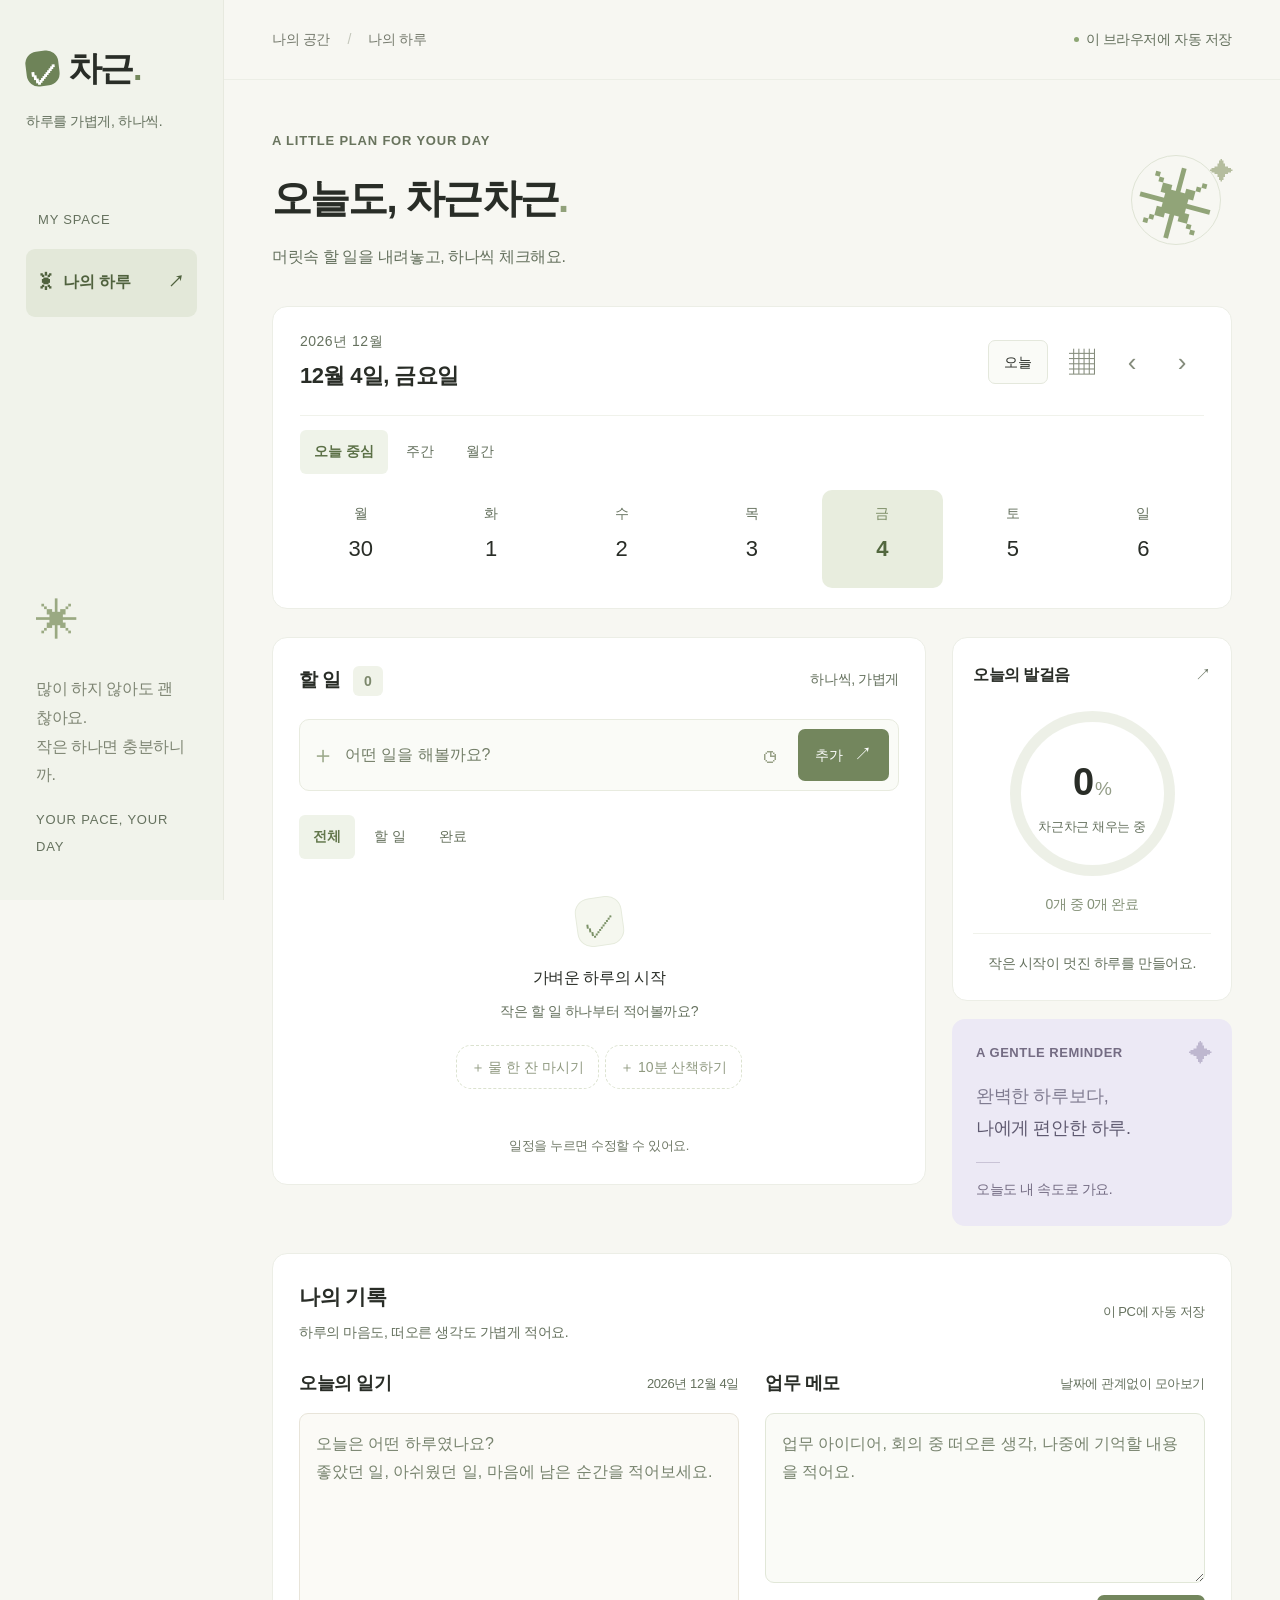
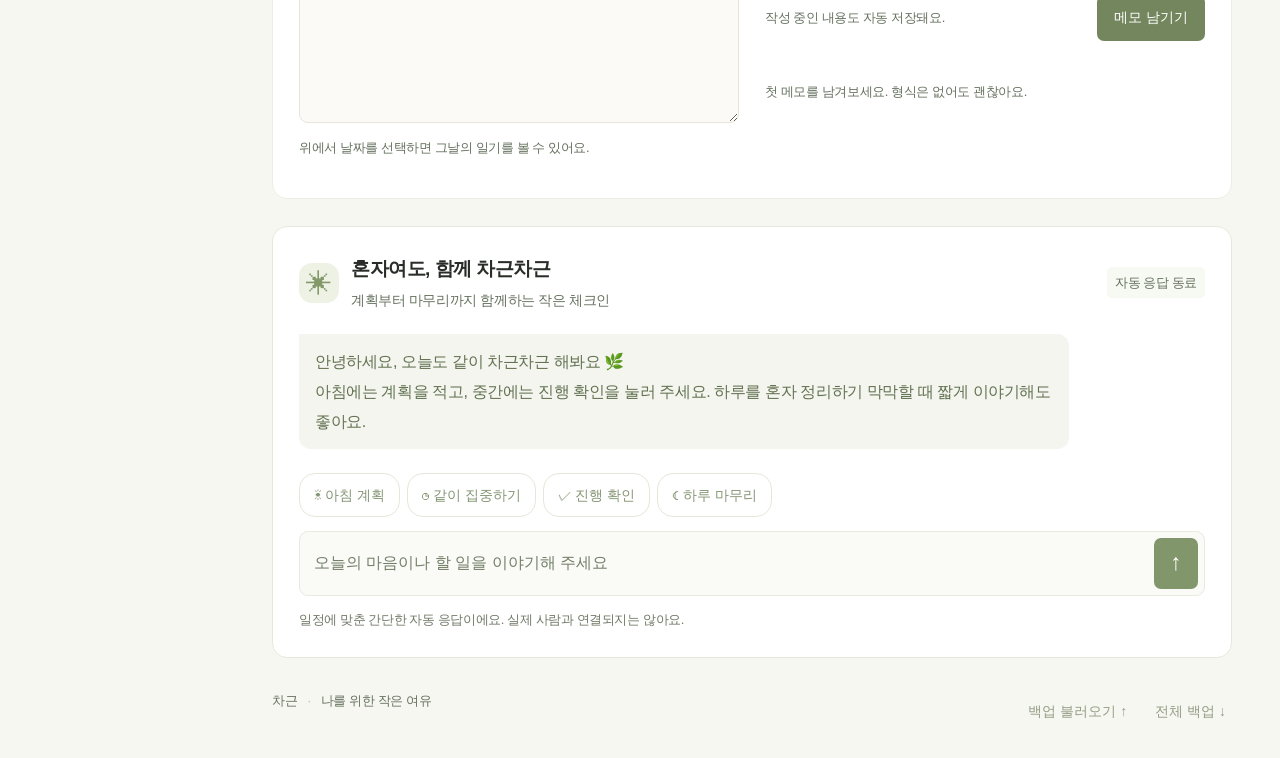
<file: index.html>
<!doctype html>
<html lang="ko">
<head>
<meta charset="utf-8">
<meta name="viewport" content="width=device-width,initial-scale=1">
<meta name="theme-color" content="#f7f7f2">
<title>차근 — 나의 작은 일정</title>
<link rel="stylesheet" href="style.css">
<script src="app.js" defer></script>
</head>
<body>
<div class="app">
<aside class="sidebar">
<a class="brand" href="./" aria-label="차근 홈"><span class="brand-mark">✓</span>차근<span class="brand-dot">.</span></a>
<p class="brand-caption">하루를 가볍게, 하나씩.</p>
<div class="side-label">MY SPACE</div>
<button class="nav-item active" id="home"><span>☀</span> 나의 하루 <span class="nav-arrow">↗</span></button>
<div class="sidebar-bottom"><div class="little-flower" aria-hidden="true">✳</div><p>많이 하지 않아도 괜찮아요.<br>작은 하나면 충분하니까.</p><span>YOUR PACE, YOUR DAY</span></div>
</aside>
<main>
<header class="topbar"><span class="breadcrumb">나의 공간 <span>/</span> 나의 하루</span><span class="save-state" id="save-state"><i></i> 이 브라우저에 자동 저장</span></header>
<div class="content">
<section class="page-heading"><div><span class="eyebrow">A LITTLE PLAN FOR YOUR DAY</span><h1>오늘도, 차근차근<span>.</span></h1><p>머릿속 할 일을 내려놓고, 하나씩 체크해요.</p></div><div class="heading-art" aria-hidden="true"><span class="orbit"></span><span class="art-star">✳</span><span class="tiny-star">✦</span></div></section>
<section class="day-panel" aria-label="일정 날짜 선택">
<div class="day-heading"><div><span id="month-label" class="month-label"></span><button class="date-title" id="date-title" title="날짜 선택"></button></div><div class="date-actions"><button id="today" class="today-button">오늘</button><label class="icon-button date-picker" title="달력에서 날짜 선택"><span aria-hidden="true">▦</span><input id="calendar" type="date" aria-label="달력에서 날짜 선택"></label><button class="icon-button" id="prev" aria-label="이전 주">‹</button><button class="icon-button" id="next" aria-label="다음 주">›</button></div></div>
<div class="view-tabs" role="group" aria-label="일정 보기"><button data-view="day" class="selected" aria-pressed="true">오늘 중심</button><button data-view="week" aria-pressed="false">주간</button><button data-view="month" aria-pressed="false">월간</button></div>
<div id="week" class="week"></div><div id="overview" class="overview" hidden></div>
</section>
<div class="workspace">
<section class="task-panel" aria-labelledby="task-heading">
<div class="section-heading"><h2 id="task-heading">할 일 <span id="task-count">0</span></h2><span class="soft-label">하나씩, 가볍게</span></div>
<form id="add-form" class="add-form"><div class="input-row"><span class="input-plus" aria-hidden="true">＋</span><input id="task-input" placeholder="어떤 일을 해볼까요?" maxlength="120" aria-label="새 할 일" autocomplete="off" required><button type="button" id="time-toggle" class="time-toggle" aria-label="시간 선택" aria-expanded="false">◷</button><button class="add-button" type="submit">추가 <span>↗</span></button></div><div class="time-row" id="time-row" hidden><label for="task-time">시간은 선택사항이에요</label><input type="time" id="task-time"><button type="button" id="clear-time">시간 지우기</button></div></form>
<div class="list-toolbar"><div class="filters" role="group" aria-label="할 일 필터"><button data-filter="all" class="selected" aria-pressed="true">전체</button><button data-filter="pending" aria-pressed="false">할 일</button><button data-filter="done" aria-pressed="false">완료</button></div><span id="remaining"></span></div>
<ul id="tasks" class="task-list"></ul>
<div id="empty" class="empty-state"><div class="empty-icon" aria-hidden="true">✓</div><h3 id="empty-title">가벼운 하루의 시작</h3><p id="empty-text">작은 할 일 하나부터 적어볼까요?</p><div class="suggestions" id="suggestions"><button data-suggestion="물 한 잔 마시기">＋ 물 한 잔 마시기</button><button data-suggestion="10분 산책하기">＋ 10분 산책하기</button></div></div>
<p class="list-note">일정을 누르면 수정할 수 있어요.</p>
</section>
<aside class="right-column"><section class="progress-card"><div class="progress-top"><h2>오늘의 발걸음</h2><span aria-hidden="true">↗</span></div><div class="progress-ring" id="progress-ring"><div><strong id="percent">0<span>%</span></strong><span class="ring-caption">차근차근 채우는 중</span></div></div><p class="progress-count" id="progress-count">0개 중 0개 완료</p><div class="progress-message" id="progress-message">작은 시작이 멋진 하루를 만들어요.</div></section><section class="note-card"><span class="note-star" aria-hidden="true">✦</span><span class="eyebrow">A GENTLE REMINDER</span><p>완벽한 하루보다,<br><strong>나에게 편안한 하루.</strong></p><div class="note-line"></div><span class="note-foot">오늘도 내 속도로 가요.</span></section></aside>
</div>
<section class="writing-panel" aria-labelledby="writing-heading">
<div class="writing-heading"><div><h2 id="writing-heading">나의 기록</h2><p>하루의 마음도, 떠오른 생각도 가볍게 적어요.</p></div><span id="writing-status" class="writing-status" role="status">이 PC에 자동 저장</span></div>
<div class="writing-grid"><section class="diary-section" aria-labelledby="diary-heading"><div class="writing-section-heading"><h3 id="diary-heading">오늘의 일기</h3><span id="diary-date"></span></div><label class="sr-only" for="diary-input">선택한 날짜의 일기</label><textarea id="diary-input" maxlength="50000" placeholder="오늘은 어떤 하루였나요?
좋았던 일, 아쉬웠던 일, 마음에 남은 순간을 적어보세요."></textarea><p class="writing-hint">위에서 날짜를 선택하면 그날의 일기를 볼 수 있어요.</p></section>
<section class="memo-section" aria-labelledby="memo-heading"><div class="writing-section-heading"><h3 id="memo-heading">업무 메모</h3><span>날짜에 관계없이 모아보기</span></div><form id="memo-form"><label class="sr-only" for="memo-input">새 업무 메모</label><textarea id="memo-input" maxlength="10000" placeholder="업무 아이디어, 회의 중 떠오른 생각, 나중에 기억할 내용을 적어요."></textarea><div class="memo-form-footer"><span class="writing-hint">작성 중인 내용도 자동 저장돼요.</span><button type="submit" class="add-button">메모 남기기</button></div></form><div id="memo-list" class="memo-list"></div><p id="memo-empty" class="writing-hint">첫 메모를 남겨보세요. 형식은 없어도 괜찮아요.</p></section></div>
<button id="retry-writing" class="today-button" type="button" hidden>저장 다시 시도</button>
</section>
<section class="buddy-panel" aria-labelledby="buddy-heading"><div class="buddy-header"><div class="buddy-avatar" aria-hidden="true">✳</div><div><h2 id="buddy-heading">혼자여도, 함께 차근차근</h2><p>계획부터 마무리까지 함께하는 작은 체크인</p></div><span class="buddy-badge">자동 응답 동료</span></div><div id="chat" class="chat" role="log" aria-label="체크인 대화" aria-live="polite"></div><div class="focus-bar" id="focus-bar" hidden><span>집중 시간 <strong id="focus-clock">15:00</strong></span><button id="focus-stop">집중 마치기</button></div><div class="chat-quick"><button data-checkin="plan">☀ 아침 계획</button><button data-checkin="focus">◷ 같이 집중하기</button><button data-checkin="check">✓ 진행 확인</button><button data-checkin="finish">☾ 하루 마무리</button></div><form id="chat-form"><input id="chat-input" placeholder="오늘의 마음이나 할 일을 이야기해 주세요" aria-label="동료에게 이야기하기" maxlength="300" autocomplete="off" required><button type="submit" aria-label="메시지 보내기">↑</button></form><p class="buddy-footnote">일정에 맞춘 간단한 자동 응답이에요. 실제 사람과 연결되지는 않아요.</p></section>
<footer><span>차근 <span class="footer-dot">·</span> 나를 위한 작은 여유</span><div class="backup-actions"><button id="import" type="button">백업 불러오기 ↑</button><input id="import-file" type="file" accept="application/json,.json" hidden><button id="export" title="할 일, 일기, 업무 메모를 함께 저장">전체 백업 ↓</button></div></footer>
</div>
</main>
</div>
<dialog id="edit-dialog"><form id="edit-form"><div class="dialog-heading"><h2>일정 수정</h2><button type="button" id="close-edit" class="icon-button" aria-label="닫기">×</button></div><label for="edit-title">할 일</label><input id="edit-title" maxlength="120" required><div class="edit-fields"><div><label for="edit-date">날짜</label><input type="date" id="edit-date" required></div><div><label for="edit-time">시간 (선택)</label><input type="time" id="edit-time"></div></div><div class="dialog-actions"><button type="button" id="delete-task" class="delete-button">일정 삭제</button><button type="submit" class="add-button">저장</button></div></form></dialog>
<div id="toast" class="toast" role="status" hidden><span id="toast-text"></span><button id="undo" hidden>되돌리기</button></div>
</body>
</html>
</file>
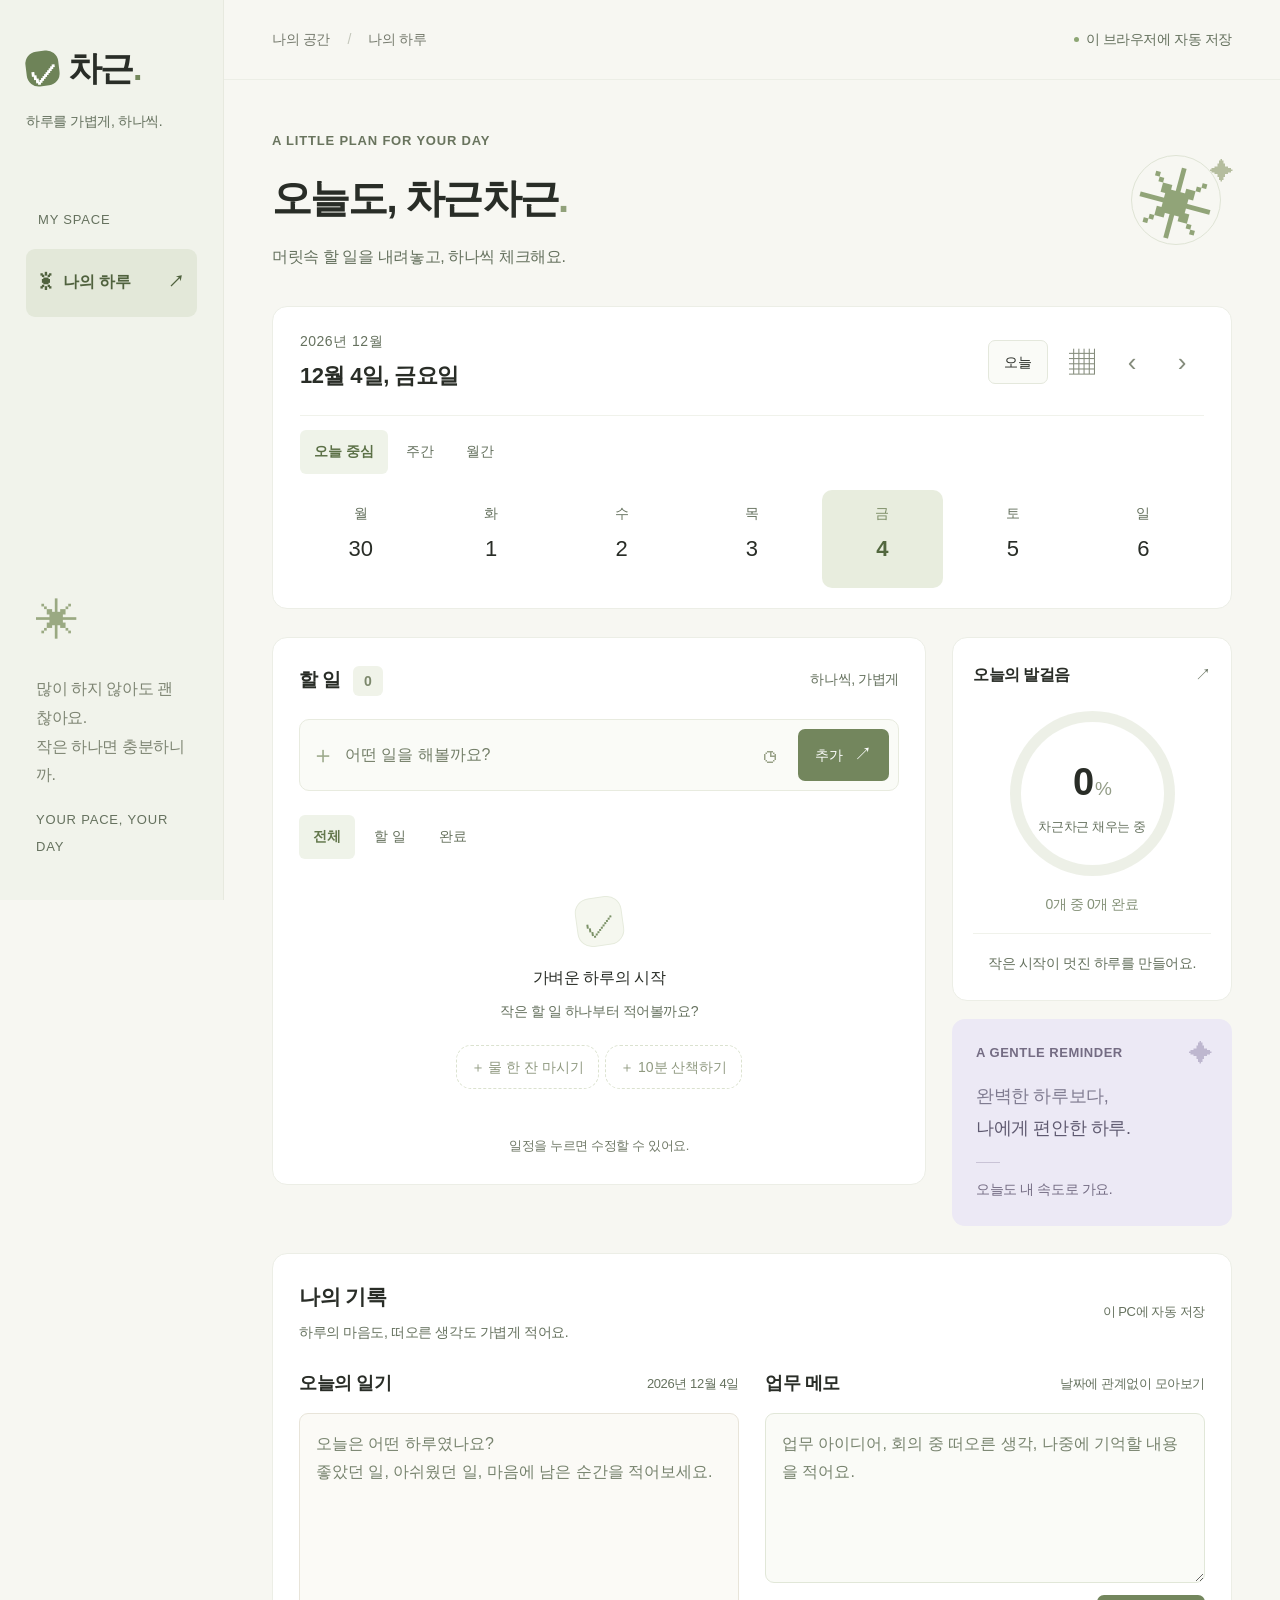
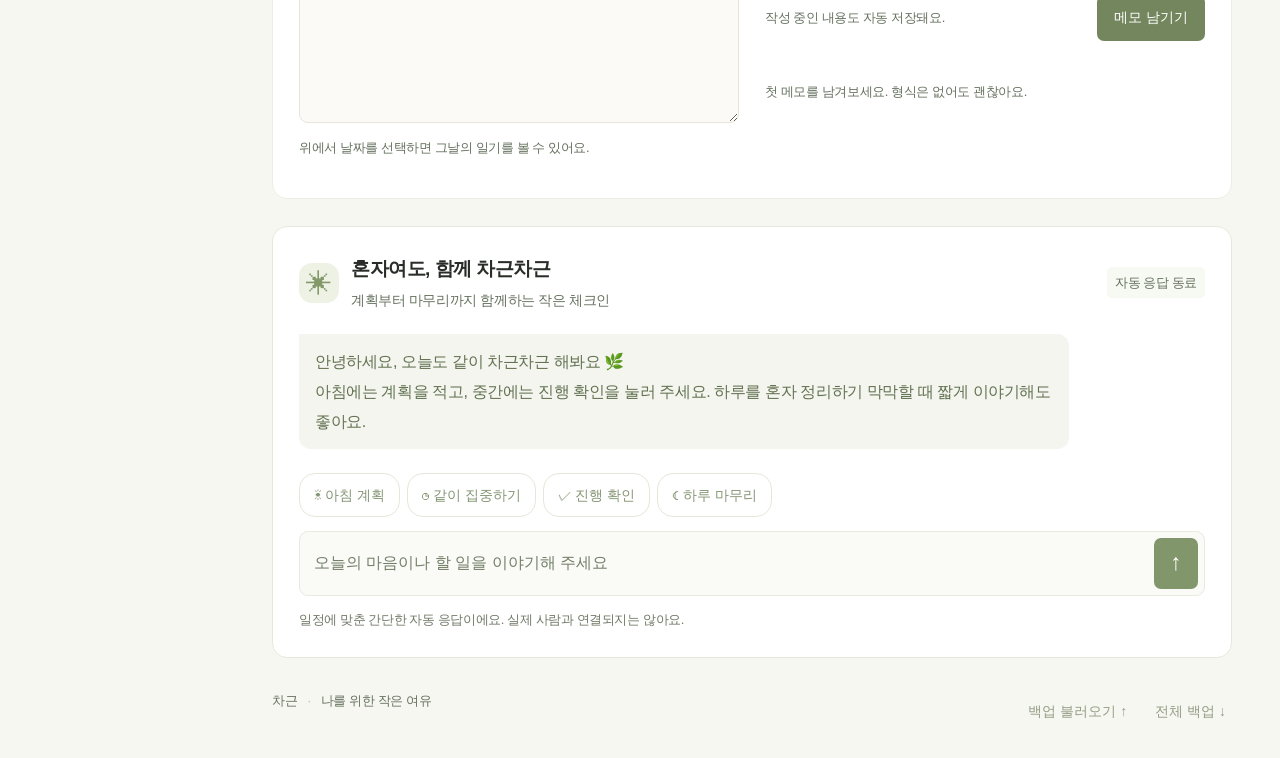
<file: chageun.html>
<!doctype html>
<html lang="ko">
<head>
<meta charset="utf-8">
<meta name="viewport" content="width=device-width,initial-scale=1">
<meta name="theme-color" content="#f7f7f2">
<title>차근 — 나의 작은 일정</title>
<style>:root{--bg:#f7f7f2;--paper:#fff;--ink:#292d27;--muted:#92958c;--line:#eceee6;--green:#74885c;--green-dark:#4e6638;--lavender:#ece9f5}*{box-sizing:border-box}body{margin:0;background:var(--bg);color:var(--ink);font-family:"Noto Sans CJK KR","Noto Sans KR",-apple-system,BlinkMacSystemFont,"Segoe UI",sans-serif;font-size:16px;letter-spacing:-.4px}button,input{font:inherit}button{cursor:pointer}button,a,input{-webkit-tap-highlight-color:transparent}button{color:inherit}button:focus-visible,a:focus-visible{outline:3px solid #a6b989;outline-offset:3px}input:focus-visible{outline:2px solid #a6b989;outline-offset:2px}button{border:0;background:none}a{color:inherit;text-decoration:none}[hidden]{display:none!important}.app{display:flex;min-height:100vh}.sidebar{width:224px;flex-shrink:0;border-right:1px solid #e7e9df;background:#f1f3eb;padding:40px 26px;display:flex;flex-direction:column;position:fixed;inset:0 auto 0 0}.brand{font-size:34px;font-weight:800;display:flex;align-items:center;gap:9px;letter-spacing:-2px}.brand-mark{font-size:28px;display:grid;place-items:center;background:#6e8358;color:white;border-radius:12px;width:33px;height:35px;transform:rotate(-7deg)}.brand-dot{color:var(--green);margin-left:-8px}.brand-caption{font-size:14px;color:#65715e;margin-top:13px}.side-label{font-size:13px;letter-spacing:1.8px;color:#65715e;margin:61px 12px 18px}.nav-item{display:flex;gap:12px;align-items:center;width:100%;padding:15px 13px;text-align:left;border-radius:9px;background:#e3e8d9;color:#50623e;font-size:16px;font-weight:600}.nav-item>span:first-child{font-size:23px}.nav-arrow{margin-left:auto}.sidebar-bottom{margin-top:auto;padding:22px 10px 1px}.little-flower{font-size:43px;color:#9aa982;margin-bottom:18px}.sidebar-bottom p{font-size:16px;color:#7d8472;line-height:1.9}.sidebar-bottom>span{font-size:13px;letter-spacing:1.5px;color:#65715e}main{margin-left:224px;flex:1;min-width:0}.topbar{height:80px;border-bottom:1px solid var(--line);display:flex;align-items:center;justify-content:space-between;padding:0 48px;font-size:14px}.breadcrumb{color:#74796c}.breadcrumb span{padding:0 14px;color:#c3c6ba}.save-state{display:flex;align-items:center;gap:7px;font-size:14px;color:#65715e}.save-state i{width:5px;height:5px;border-radius:50%;background:#8da674}.content{max-width:1150px;margin:auto;padding:47px 48px 0}.page-heading{display:flex;align-items:center;justify-content:space-between;margin-bottom:34px}.eyebrow{font-size:13px;letter-spacing:2px;color:#69745e;font-weight:600}h1{font-size:40px;letter-spacing:-1.8px;margin:12px 0 12px;font-weight:700}h1>span{color:#91a17a}.page-heading p{color:#65715e;font-size:16px;margin:0}.heading-art{position:relative;width:112px;height:110px;display:grid;place-items:center}.orbit{position:absolute;width:90px;height:90px;border:1px solid #dfe4d5;border-radius:50%}.art-star{color:#91a478;font-size:77px;transform:rotate(15deg)}.tiny-star{position:absolute;color:#b5bd9e;font-size:24px;right:-2px;top:7px}.day-panel{background:#fff;border:1px solid var(--line);border-radius:15px;padding:23px 27px 20px;margin-bottom:28px}.day-heading{display:flex;align-items:center;justify-content:space-between;margin-bottom:20px}.month-label{display:block;font-size:14px;color:#65715e;letter-spacing:.5px;margin-bottom:5px}.date-title{padding:0;font-size:22px;font-weight:700;letter-spacing:-.6px}.date-actions{display:flex;align-items:center;gap:5px}.today-button{font-size:14px;border:1px solid #e4e8dc;background:#fafbf7;border-radius:7px;padding:7px 12px;margin-right:6px}.icon-button{display:grid;place-items:center;width:34px;height:34px;border-radius:7px;font-size:26px;color:#858c7c}.icon-button:hover{background:#f0f3ea}.date-picker{position:relative;overflow:hidden;cursor:pointer}.date-picker input{position:absolute;inset:0;width:100%;height:100%;opacity:0;cursor:pointer}.date-picker input::-webkit-calendar-picker-indicator{position:absolute;inset:0;width:100%;height:100%;cursor:pointer}.date-picker:focus-within{outline:2px solid #a6b989}.week{display:grid;grid-template-columns:repeat(7,1fr);gap:9px}.day{padding:12px 3px 8px;border-radius:10px;display:flex;align-items:center;flex-direction:column;gap:5px;min-height:77px}.day:hover{background:#f6f7f1}.day-name{font-size:14px;color:#65715e}.day-number{font-size:22px;font-weight:500}.day.active{background:#e8edde;color:#52673e}.day.active .day-name{color:#7a8c64}.day-dot{width:4px;height:4px;background:transparent;border-radius:50%}.day.has-tasks .day-dot{background:#9aab7f}.day.is-today .day-number{font-weight:800}.workspace{display:grid;grid-template-columns:minmax(0,1fr) 246px;gap:26px;align-items:start}.task-panel{background:#fff;border:1px solid var(--line);border-radius:15px;padding:26px;min-height:422px}.section-heading{display:flex;align-items:center;justify-content:space-between;margin-bottom:23px}h2{font-size:19px;margin:0;letter-spacing:-.5px}.section-heading h2 span{display:inline-grid;place-items:center;font-size:14px;color:#7c886c;background:#f0f3e9;min-width:21px;height:21px;margin-left:7px;border-radius:6px}.soft-label{color:#65715e;font-size:14px}.add-form{border:1px solid #e8ebdf;background:#fafbf7;border-radius:10px;overflow:hidden}.add-form:focus-within{border-color:#a2b68b}.input-row{display:flex;align-items:center;padding:7px;gap:4px}.input-plus{font-size:24px;color:#9ca98b;padding-left:6px}.input-row input{border:0;background:none;outline:0;min-width:0;flex:1;padding:10px 4px;font-size:16px;color:var(--ink)}input::placeholder{color:#737e68}.add-button{background:#73865d;color:#fff;padding:10px 15px;border-radius:7px;font-size:14px;white-space:nowrap}.add-button:hover{background:#5f7447}.add-button span{margin-left:7px;font-size:16px}.time-toggle{font-size:24px;color:#98a187;width:30px;height:36px}.time-toggle[aria-expanded=true]{color:#4e6638;background:#e8edde;border-radius:5px}.time-row{padding:0 12px 12px;display:flex;align-items:center;gap:8px;font-size:14px;color:#8c9580;flex-wrap:wrap}.time-row input{padding:5px;border:1px solid #e1e6d7;border-radius:4px;background:white}.time-row button{font-size:14px;text-decoration:underline}.list-toolbar{display:flex;justify-content:space-between;align-items:center;margin:24px 0 6px}.filters{display:flex;gap:5px}.filters button{font-size:14px;color:#67725e;padding:6px 10px;border-radius:6px}.filters button.selected{color:#63774c;background:#eff3e9;font-weight:600}#remaining{color:#65715e;font-size:13px}.task-list{list-style:none;padding:0;margin:0}.task-item{display:flex;align-items:center;gap:12px;min-height:68px;border-bottom:1px solid #f0f1eb}.task-check{appearance:none;-webkit-appearance:none;flex-shrink:0;width:21px;height:21px;border:1.5px solid #dce2d1;border-radius:7px;cursor:pointer;margin:0;display:grid;place-items:center}.task-check:checked{background:#83966a;border-color:#83966a}.task-check:checked:after{content:'✓';color:white;font-size:16px}.task-copy{min-width:0;text-align:left;flex:1;padding:13px 0}.task-name{display:block;font-size:16px;overflow-wrap:anywhere;line-height:1.6}.task-time{display:block;font-size:14px;color:#65715e;margin-top:4px;letter-spacing:0}.task-item.done .task-name{text-decoration:line-through;color:#a9aea0}.task-item.done .task-time{opacity:.6}.edit-hint{color:#bcc2b4;font-size:14px;opacity:0}.task-item:hover .edit-hint,.task-copy:focus-visible+.edit-hint{opacity:1}.empty-state{text-align:center;padding:32px 0 26px}.empty-icon{border:1px solid #e6ebdd;background:#f5f7ef;border-radius:15px;transform:rotate(-8deg);width:47px;height:49px;display:grid;place-items:center;font-size:32px;color:#7b9167;margin:0 auto 19px}.empty-state h3{font-weight:500;font-size:16px;margin:0 0 9px}.empty-state p{font-size:14px;color:#65715e;margin:0}.suggestions{display:flex;justify-content:center;gap:6px;flex-wrap:wrap;margin-top:22px}.suggestions button{font-size:14px;color:#909a81;border:1px dashed #dbe2cf;border-radius:15px;padding:7px 11px}.suggestions button:hover{background:#f1f5e9}.list-note{color:#707967;font-size:13px;margin:19px 0 0;text-align:center}.right-column{display:flex;flex-direction:column;gap:18px}.progress-card{background:white;border:1px solid var(--line);border-radius:15px;padding:24px 20px;text-align:center}.progress-top{display:flex;justify-content:space-between;align-items:center;text-align:left}.progress-top h2{font-size:16px}.progress-top>span{color:#65715e}.progress-ring{--progress:0deg;background:conic-gradient(#8fa376 var(--progress),#edf0e7 0);width:137px;height:137px;border-radius:50%;display:grid;place-items:center;margin:23px auto 17px}.progress-ring>div{background:white;border-radius:50%;height:119px;width:119px;display:flex;align-items:center;justify-content:center;flex-direction:column}#percent{font-size:38px;font-weight:600;letter-spacing:-1px}#percent>span{font-size:19px;margin-left:2px;color:#949d88;font-weight:400}.ring-caption{font-size:13px;color:#65715e;margin-top:3px}.progress-count{font-size:14px;color:#849178;margin:0 0 17px}.progress-message{border-top:1px solid #f0f2eb;padding-top:17px;font-size:13px;color:#65715e;line-height:1.8}.note-card{padding:24px;background:var(--lavender);border-radius:13px;position:relative;overflow:hidden}.note-card .eyebrow{color:#746c83;font-size:13px;letter-spacing:1.5px}.note-card p{color:#807c91;font-size:16px;line-height:1.85;margin:16px 0 17px}.note-card strong{font-weight:500;color:#5f5a70}.note-star{position:absolute;right:19px;top:15px;font-size:24px;color:#beb7cf}.note-line{width:24px;border-top:1px solid #c9c3d6;margin-bottom:13px}.note-foot{color:#746c83;font-size:13px}footer{display:flex;justify-content:space-between;color:#65715e;font-size:13px;padding:32px 0 24px}.footer-dot{margin:0 7px;color:#bac1ae}footer button{color:#949d85;font-size:13px}dialog{border:1px solid var(--line);border-radius:17px;padding:27px;width:420px;max-width:calc(100% - 32px);box-shadow:0 20px 80px #26301b20}dialog::backdrop{background:#252d2360;backdrop-filter:blur(3px)}.dialog-heading{display:flex;align-items:center;justify-content:space-between;margin-bottom:22px}dialog label{display:block;color:#8b937f;font-size:14px;margin:0 0 8px}dialog input{width:100%;padding:12px;border:1px solid #e3e8d9;border-radius:8px;background:#fafbf7;min-width:0;font-size:16px;color:var(--ink)}.edit-fields{display:grid;grid-template-columns:1.2fr 1fr;gap:12px;margin-top:20px}.dialog-actions{display:flex;align-items:center;justify-content:space-between;margin-top:28px}.delete-button{color:#b17d70;font-size:14px}.toast{position:fixed;bottom:24px;left:50%;transform:translateX(-50%);z-index:10;background:#35412d;color:#fff;border-radius:10px;padding:14px 18px;box-shadow:0 8px 24px #27331c25;display:flex;align-items:center;gap:20px;font-size:16px;max-width:calc(100% - 32px);width:max-content}.toast button{color:#c2d3ac;text-decoration:underline;font-size:16px}@media(min-width:1500px){.content{padding-top:65px}.page-heading{margin-bottom:43px}.task-panel{min-height:460px}}@media(max-width:1150px){.sidebar{width:180px;padding:35px 19px}main{margin-left:180px}.content{padding:35px 30px 0}.topbar{padding:0 30px}.workspace{grid-template-columns:minmax(0,1fr) 215px;gap:18px}.task-panel{padding:20px}.heading-art{width:90px}h1{font-size:36px}}@media(max-width:900px){.sidebar{width:80px;align-items:center;padding:28px 10px}.brand{font-size:0;gap:0}.brand-dot,.brand-caption,.side-label,.sidebar-bottom,.nav-item{display:none}main{margin-left:80px}.workspace{grid-template-columns:minmax(0,1fr) 210px;gap:16px}.content{padding:32px 24px 0}.topbar{padding:0 24px}.day-panel{padding:21px}.task-panel{padding:19px}}@media(max-width:700px){.app{display:block}.sidebar{position:static;width:100%;height:65px;border:0;background:var(--bg);padding:0 21px;flex-direction:row;justify-content:space-between}.brand{font-size:28px;gap:7px}.brand-dot{display:inline;margin-left:-5px}.brand-mark{width:27px;height:29px;font-size:22px;border-radius:9px}.brand-caption{display:block;font-size:14px;margin:0}main{margin-left:0}.topbar{height:35px;border:0;padding:0 22px;justify-content:flex-end}.breadcrumb{display:none}.save-state{font-size:13px}.content{padding:24px 20px 0}.page-heading{margin-bottom:25px}h1{font-size:34px;margin-top:10px;margin-bottom:10px}.eyebrow{font-size:13px;letter-spacing:1.7px}.page-heading p{font-size:14px}.heading-art{width:56px;height:65px}.orbit{width:52px;height:52px}.art-star{font-size:49px}.tiny-star{font-size:16px;right:-4px;top:0}.day-panel{padding:19px 15px 12px;margin-bottom:19px;border-radius:13px}.date-title{font-size:19px}.month-label{font-size:13px}.day-heading{margin-bottom:15px}.date-actions{gap:0}.icon-button{width:29px;height:32px}.today-button{padding:6px 9px;margin-right:3px}.week{gap:3px}.day{min-height:69px;padding-top:10px}.day-number{font-size:21px}.workspace{display:flex;flex-direction:column;gap:18px}.task-panel{width:100%;padding:21px 17px;min-height:350px}.right-column{width:100%;display:grid;grid-template-columns:1fr 1fr;gap:12px}.progress-card{padding:18px 14px}.progress-top h2{font-size:14px}.progress-ring{width:100px;height:100px;margin:15px auto 12px}.progress-ring>div{width:86px;height:86px}#percent{font-size:32px}.ring-caption{font-size:13px}.progress-count{margin-bottom:12px;font-size:13px}.progress-message{font-size:13px;padding-top:12px}.note-card{padding:22px 17px}.note-card p{font-size:16px;margin-top:29px}.note-card .eyebrow{font-size:13px;letter-spacing:1px}.note-star{right:10px;font-size:23px}.soft-label{font-size:13px}.task-name{font-size:16px}.edit-hint{opacity:1}.add-button{font-size:14px;padding:10px 12px}.add-button span{margin-left:2px}.input-row{gap:0}.time-toggle{width:28px}.input-row input{font-size:19px;padding:10px 4px}footer{font-size:13px;padding-top:24px}.toast{bottom:16px}.date-picker input,dialog input,.time-row input{font-size:19px}}@media(prefers-reduced-motion:no-preference){button{transition:background .15s,color .15s}.progress-ring{transition:background .3s}.task-item{animation:appear .15s ease-out}@keyframes appear{from{opacity:.4;transform:translateY(3px)}to{opacity:1;transform:none}}}
.view-tabs{display:flex;gap:4px;margin:0 0 16px;border-top:1px solid #f0f2eb;padding-top:14px}.view-tabs button{font-size:14px;color:#65715e;padding:7px 12px;border-radius:6px}.view-tabs .selected{background:#eff3e9;color:#5b7046;font-weight:600}.overview{display:grid;grid-template-columns:repeat(7,minmax(0,1fr));gap:5px;margin-top:12px}.overview-cell{min-height:105px;min-width:0;border:1px solid #edf0e7;border-radius:7px;text-align:left;padding:9px 7px;display:flex;flex-direction:column;gap:6px}.overview-cell:hover{background:#f6f8f1}.overview-cell.active{border-color:#a0b687;background:#f1f5e9}.overview-cell.outside{opacity:.45}.overview-date{font-size:14px;font-weight:600}.overview-task{display:block;font-size:13px;color:#828d75;white-space:nowrap;overflow:hidden;text-overflow:ellipsis;width:100%}.overview-task.done{text-decoration:line-through;color:#a4ac9b}.overview-count{font-size:13px;color:#65715e;margin-top:auto}.overview-empty{font-size:13px;color:#707967}.buddy-panel{margin-top:27px;border:1px solid #e5e9dd;border-radius:15px;background:#fff;padding:26px}.buddy-header{display:flex;align-items:center;gap:12px}.buddy-avatar{width:40px;height:40px;flex-shrink:0;background:#eef2e5;border-radius:13px;color:#83996a;display:grid;place-items:center;font-size:26px}.buddy-header h2{font-size:16px}.buddy-header p{font-size:14px;color:#65715e;margin:5px 0 0}.buddy-badge{margin-left:auto;color:#65715e;background:#f7f9f3;border-radius:5px;padding:5px 8px;font-size:13px;white-space:nowrap}.chat{max-height:280px;overflow-y:auto;display:flex;flex-direction:column;gap:12px;padding:22px 0 16px;scroll-behavior:smooth}.chat-message{max-width:85%;background:#f3f5ee;padding:13px 16px;border-radius:0 12px 12px 12px;font-size:16px;line-height:1.9;white-space:pre-wrap;overflow-wrap:anywhere;align-self:flex-start;color:#637252}.chat-message.user{align-self:flex-end;background:#eeebf6;color:#7c708f;border-radius:12px 0 12px 12px}.chat-quick{display:flex;gap:7px;flex-wrap:wrap;margin:8px 0 14px}.chat-quick button{font-size:14px;border:1px solid #e3e9d9;color:#849574;border-radius:16px;padding:7px 12px}.chat-quick button:hover{background:#f0f4e8}#chat-form{display:flex;gap:10px;border:1px solid #e7ebdf;background:#fafbf7;border-radius:9px;padding:6px}#chat-input{flex:1;min-width:0;border:0;background:none;padding:8px;font-size:16px;color:var(--ink)}#chat-form>button{width:33px;border-radius:7px;color:white;background:#82966b;font-size:23px}.buddy-footnote{font-size:13px;color:#707967;margin:12px 0 0}.focus-bar{display:flex;justify-content:space-between;align-items:center;padding:12px 15px;background:#edf2e3;border-radius:8px;font-size:14px;color:#7d8d6b}.focus-bar strong{color:#526c3d;font-variant-numeric:tabular-nums;margin-left:9px}.focus-bar button{font-size:14px;text-decoration:underline}@media(max-width:700px){.overview{gap:3px}.overview-cell{padding:7px 3px;min-height:70px;gap:4px}.overview-date{font-size:14px}.overview-task{font-size:13px}.overview-count{font-size:13px}.overview-empty{display:none}.buddy-panel{padding:20px 16px;margin-top:20px}.buddy-header h2{font-size:16px}.buddy-header p{font-size:13px}.buddy-badge{font-size:13px;padding:4px}.buddy-avatar{width:32px;height:34px;font-size:32px}.buddy-header{gap:8px}.chat-message{max-width:94%;font-size:16px}.chat-quick{gap:5px}.chat-quick button{font-size:13px;padding:7px 9px}#chat-input{font-size:19px}.buddy-footnote{font-size:13px;line-height:1.7}}

/* Comfortable reading sizes and roomier controls. */
body{font-size:16px;line-height:1.65}
.brand-caption,.sidebar-bottom p{line-height:1.8}
.side-label,.sidebar-bottom>span,.eyebrow{letter-spacing:.8px}
.topbar{height:auto;min-height:80px;gap:16px;padding-top:16px;padding-bottom:16px;flex-wrap:wrap}
.page-heading p{line-height:1.8}
.day-heading{flex-wrap:wrap;gap:16px}
.date-actions{flex-shrink:0;gap:6px}
.icon-button{width:44px;height:44px}
.today-button{min-height:44px;padding:8px 15px}
.day{min-height:98px;gap:6px}
.view-tabs button,.filters button,.chat-quick button,.suggestions button{min-height:44px;padding:9px 14px}
.section-heading{gap:12px;flex-wrap:wrap}
.section-heading h2 span{min-width:30px;height:30px}
.input-row{padding:9px;gap:6px}
.input-row input{font-size:16px;padding:12px 4px}
.input-plus{padding-left:2px}
.time-toggle{width:44px;min-width:44px;height:44px}
.add-button{font-size:14px;min-height:46px;padding:11px 17px}
.add-button span{font-size:18px}
.list-toolbar{flex-wrap:wrap;gap:10px}
.task-item{min-height:84px;gap:16px}
.task-name{font-size:18px;line-height:1.7}
.task-time{font-size:14px}
.task-check{width:28px;height:28px;border-radius:8px}
.task-check:checked:after{font-size:18px}
.task-copy{padding:17px 0}
.list-note,.buddy-footnote{font-size:13px;line-height:1.8}
.progress-top h2{font-size:16px}
.progress-ring{width:165px;height:165px}
.progress-ring>div{width:143px;height:143px}
.ring-caption{font-size:13px;padding:0 10px;line-height:1.5;text-align:center}
.progress-message{font-size:14px;line-height:1.8}
.note-card p{font-size:18px;line-height:1.8}
.note-card .eyebrow{font-size:13px;line-height:1.6;display:block;max-width:85%;letter-spacing:.5px}
.note-foot{font-size:14px;line-height:1.8}
.overview-cell{min-height:138px;gap:8px}
.overview-date{font-size:16px}
.overview-task{font-size:14px}
.overview-count,.overview-empty{font-size:13px}
.buddy-header{flex-wrap:wrap}
.buddy-header h2{font-size:19px}
.buddy-header p{font-size:14px}
.buddy-badge{font-size:13px}
.chat{max-height:380px}
.chat-message{font-size:16px;line-height:1.85}
#chat-input{font-size:16px;padding:12px 8px}
#chat-form>button{min-width:44px;min-height:44px}
.focus-bar{font-size:15px;flex-wrap:wrap;gap:12px}
.focus-bar button{min-height:44px;font-size:14px}
footer{font-size:13px;gap:16px;flex-wrap:wrap}
footer button{font-size:14px;min-height:44px}
dialog{width:480px}
dialog label{font-size:14px}
dialog input{font-size:16px}
.delete-button{font-size:14px;min-height:44px}
@media(min-width:901px){.workspace{grid-template-columns:minmax(0,1fr) 280px}}
@media(max-width:1100px) and (min-width:701px){.workspace{grid-template-columns:minmax(0,1fr)}.right-column{display:grid;grid-template-columns:1fr 1fr}}
@media(max-width:700px){
 .sidebar{height:80px;padding:0 18px}.brand{font-size:28px}.brand-caption{font-size:13px}
 .topbar{min-height:40px;padding:5px 18px}.save-state{font-size:13px}
 .content{padding:24px 16px 0}h1{font-size:32px}.page-heading p{font-size:15px}.page-heading{gap:12px;align-items:flex-start}.heading-art{flex-shrink:0;width:42px;margin-top:12px}.eyebrow{font-size:13px}
 .day-panel{padding:20px 13px 14px}.day-heading{gap:12px}.date-title{font-size:21px}.month-label{font-size:14px}.date-actions{margin-left:auto}.week{gap:2px}.day{min-height:86px}.day-name{font-size:14px}.day-number{font-size:21px}
 .task-panel{padding:22px 14px}.soft-label{font-size:13px}.input-row{gap:2px;padding:7px}.input-row input{font-size:16px}.input-plus{display:none}.time-toggle{width:38px;min-width:38px}.add-button{padding:10px 12px}.add-button span{display:none}.task-name{font-size:17px}
 .right-column{grid-template-columns:1fr}.progress-card{padding:24px}.progress-ring{width:165px;height:165px}.progress-ring>div{width:143px;height:143px}#percent{font-size:38px}.progress-count{font-size:15px}.ring-caption{font-size:13px}.progress-message{font-size:14px}
 .note-card{padding:24px}.note-card p{font-size:19px;margin-top:18px}.note-card .eyebrow{font-size:13px}.note-foot{font-size:14px}
 .buddy-panel{padding:22px 14px}.buddy-header h2{font-size:18px}.buddy-header p{font-size:14px}.buddy-badge{font-size:13px;margin-left:44px}.chat-message{font-size:16px}.chat-quick button{font-size:14px;padding:9px 12px}.buddy-footnote{font-size:13px}#chat-input{font-size:16px}
 .overview{gap:2px}.overview-cell{padding:8px 3px;min-height:108px}.overview-date{font-size:14px}.overview-task{font-size:13px}.overview-count{font-size:13px;overflow-wrap:anywhere}
 .edit-fields{grid-template-columns:1fr}footer{font-size:13px}
}
@media(max-width:700px){.heading-art{overflow:hidden}.art-star{font-size:34px}.orbit{width:38px;height:38px}.tiny-star{right:0}}

.backup-actions{display:flex;gap:16px;flex-wrap:wrap;align-items:center}

textarea{font:inherit;color:var(--ink);font-size:16px;line-height:1.8;resize:vertical;max-width:100%}textarea:focus-visible{outline:2px solid #a6b989;outline-offset:2px}textarea::placeholder{color:#77836e}.sr-only{position:absolute;width:1px;height:1px;padding:0;margin:-1px;overflow:hidden;clip:rect(0,0,0,0);white-space:nowrap;border:0}.writing-panel{margin-top:27px;background:#fff;border:1px solid var(--line);border-radius:15px;padding:26px}.writing-heading{display:flex;align-items:center;justify-content:space-between;gap:16px;flex-wrap:wrap;margin-bottom:25px}.writing-heading h2{font-size:21px}.writing-heading p{font-size:14px;color:#65715e;margin:6px 0 0}.writing-status{font-size:13px;color:#65715e}.writing-status.save-error{color:#a34332}.writing-grid{display:grid;grid-template-columns:1fr 1fr;gap:26px}.writing-grid>section{min-width:0}.writing-section-heading{display:flex;align-items:center;justify-content:space-between;gap:12px;flex-wrap:wrap;margin-bottom:14px}.writing-section-heading h3{font-size:18px;margin:0}.writing-section-heading>span{font-size:13px;color:#65715e}.writing-panel textarea{width:100%;padding:16px;border:1px solid #e1e7d8;border-radius:9px;background:#fafbf7;display:block;min-height:170px}.writing-panel #diary-input{min-height:310px;background:#fbfaf6;border-color:#e8e4d9}.writing-hint{font-size:13px;line-height:1.8;color:#65715e}.memo-form-footer{display:flex;justify-content:space-between;align-items:center;gap:12px;flex-wrap:wrap;margin-top:12px}.memo-list{display:flex;flex-direction:column;gap:16px;margin-top:22px;max-height:550px;overflow-y:auto;padding:2px}.memo-card{border:1px solid #e4e9dd;border-radius:10px;padding:14px}.memo-card-heading{display:flex;align-items:center;justify-content:space-between;gap:12px;margin-bottom:8px}.memo-card time{font-size:13px;color:#65715e}.memo-delete{font-size:13px;color:#a36759;min-height:44px;padding:7px 10px}.writing-panel .memo-card textarea{min-height:130px;border:0;background:#fff;padding:6px}.writing-panel textarea:disabled{opacity:.65}#retry-writing{margin-top:18px}@media(max-width:1050px){.writing-grid{grid-template-columns:1fr}}@media(max-width:700px){.writing-panel{padding:22px 14px;margin-top:20px}.writing-heading h2{font-size:20px}.writing-grid{gap:26px}.writing-panel #diary-input{min-height:240px}.writing-panel textarea{font-size:16px}.memo-list{max-height:450px}}

@media(max-width:700px){input,textarea,dialog input,.input-row input,#chat-input,.writing-panel textarea,.date-picker input,.time-row input{font-size:16px}}
</style>

</head>
<body>
<div class="app">
<aside class="sidebar">
<a class="brand" href="./" aria-label="차근 홈"><span class="brand-mark">✓</span>차근<span class="brand-dot">.</span></a>
<p class="brand-caption">하루를 가볍게, 하나씩.</p>
<div class="side-label">MY SPACE</div>
<button class="nav-item active" id="home"><span>☀</span> 나의 하루 <span class="nav-arrow">↗</span></button>
<div class="sidebar-bottom"><div class="little-flower" aria-hidden="true">✳</div><p>많이 하지 않아도 괜찮아요.<br>작은 하나면 충분하니까.</p><span>YOUR PACE, YOUR DAY</span></div>
</aside>
<main>
<header class="topbar"><span class="breadcrumb">나의 공간 <span>/</span> 나의 하루</span><span class="save-state" id="save-state"><i></i> 이 브라우저에 자동 저장</span></header>
<div class="content">
<section class="page-heading"><div><span class="eyebrow">A LITTLE PLAN FOR YOUR DAY</span><h1>오늘도, 차근차근<span>.</span></h1><p>머릿속 할 일을 내려놓고, 하나씩 체크해요.</p></div><div class="heading-art" aria-hidden="true"><span class="orbit"></span><span class="art-star">✳</span><span class="tiny-star">✦</span></div></section>
<section class="day-panel" aria-label="일정 날짜 선택">
<div class="day-heading"><div><span id="month-label" class="month-label"></span><button class="date-title" id="date-title" title="날짜 선택"></button></div><div class="date-actions"><button id="today" class="today-button">오늘</button><label class="icon-button date-picker" title="달력에서 날짜 선택"><span aria-hidden="true">▦</span><input id="calendar" type="date" aria-label="달력에서 날짜 선택"></label><button class="icon-button" id="prev" aria-label="이전 주">‹</button><button class="icon-button" id="next" aria-label="다음 주">›</button></div></div>
<div class="view-tabs" role="group" aria-label="일정 보기"><button data-view="day" class="selected" aria-pressed="true">오늘 중심</button><button data-view="week" aria-pressed="false">주간</button><button data-view="month" aria-pressed="false">월간</button></div>
<div id="week" class="week"></div><div id="overview" class="overview" hidden></div>
</section>
<div class="workspace">
<section class="task-panel" aria-labelledby="task-heading">
<div class="section-heading"><h2 id="task-heading">할 일 <span id="task-count">0</span></h2><span class="soft-label">하나씩, 가볍게</span></div>
<form id="add-form" class="add-form"><div class="input-row"><span class="input-plus" aria-hidden="true">＋</span><input id="task-input" placeholder="어떤 일을 해볼까요?" maxlength="120" aria-label="새 할 일" autocomplete="off" required><button type="button" id="time-toggle" class="time-toggle" aria-label="시간 선택" aria-expanded="false">◷</button><button class="add-button" type="submit">추가 <span>↗</span></button></div><div class="time-row" id="time-row" hidden><label for="task-time">시간은 선택사항이에요</label><input type="time" id="task-time"><button type="button" id="clear-time">시간 지우기</button></div></form>
<div class="list-toolbar"><div class="filters" role="group" aria-label="할 일 필터"><button data-filter="all" class="selected" aria-pressed="true">전체</button><button data-filter="pending" aria-pressed="false">할 일</button><button data-filter="done" aria-pressed="false">완료</button></div><span id="remaining"></span></div>
<ul id="tasks" class="task-list"></ul>
<div id="empty" class="empty-state"><div class="empty-icon" aria-hidden="true">✓</div><h3 id="empty-title">가벼운 하루의 시작</h3><p id="empty-text">작은 할 일 하나부터 적어볼까요?</p><div class="suggestions" id="suggestions"><button data-suggestion="물 한 잔 마시기">＋ 물 한 잔 마시기</button><button data-suggestion="10분 산책하기">＋ 10분 산책하기</button></div></div>
<p class="list-note">일정을 누르면 수정할 수 있어요.</p>
</section>
<aside class="right-column"><section class="progress-card"><div class="progress-top"><h2>오늘의 발걸음</h2><span aria-hidden="true">↗</span></div><div class="progress-ring" id="progress-ring"><div><strong id="percent">0<span>%</span></strong><span class="ring-caption">차근차근 채우는 중</span></div></div><p class="progress-count" id="progress-count">0개 중 0개 완료</p><div class="progress-message" id="progress-message">작은 시작이 멋진 하루를 만들어요.</div></section><section class="note-card"><span class="note-star" aria-hidden="true">✦</span><span class="eyebrow">A GENTLE REMINDER</span><p>완벽한 하루보다,<br><strong>나에게 편안한 하루.</strong></p><div class="note-line"></div><span class="note-foot">오늘도 내 속도로 가요.</span></section></aside>
</div>
<section class="writing-panel" aria-labelledby="writing-heading">
<div class="writing-heading"><div><h2 id="writing-heading">나의 기록</h2><p>하루의 마음도, 떠오른 생각도 가볍게 적어요.</p></div><span id="writing-status" class="writing-status" role="status">이 PC에 자동 저장</span></div>
<div class="writing-grid"><section class="diary-section" aria-labelledby="diary-heading"><div class="writing-section-heading"><h3 id="diary-heading">오늘의 일기</h3><span id="diary-date"></span></div><label class="sr-only" for="diary-input">선택한 날짜의 일기</label><textarea id="diary-input" maxlength="50000" placeholder="오늘은 어떤 하루였나요?
좋았던 일, 아쉬웠던 일, 마음에 남은 순간을 적어보세요."></textarea><p class="writing-hint">위에서 날짜를 선택하면 그날의 일기를 볼 수 있어요.</p></section>
<section class="memo-section" aria-labelledby="memo-heading"><div class="writing-section-heading"><h3 id="memo-heading">업무 메모</h3><span>날짜에 관계없이 모아보기</span></div><form id="memo-form"><label class="sr-only" for="memo-input">새 업무 메모</label><textarea id="memo-input" maxlength="10000" placeholder="업무 아이디어, 회의 중 떠오른 생각, 나중에 기억할 내용을 적어요."></textarea><div class="memo-form-footer"><span class="writing-hint">작성 중인 내용도 자동 저장돼요.</span><button type="submit" class="add-button">메모 남기기</button></div></form><div id="memo-list" class="memo-list"></div><p id="memo-empty" class="writing-hint">첫 메모를 남겨보세요. 형식은 없어도 괜찮아요.</p></section></div>
<button id="retry-writing" class="today-button" type="button" hidden>저장 다시 시도</button>
</section>
<section class="buddy-panel" aria-labelledby="buddy-heading"><div class="buddy-header"><div class="buddy-avatar" aria-hidden="true">✳</div><div><h2 id="buddy-heading">혼자여도, 함께 차근차근</h2><p>계획부터 마무리까지 함께하는 작은 체크인</p></div><span class="buddy-badge">자동 응답 동료</span></div><div id="chat" class="chat" role="log" aria-label="체크인 대화" aria-live="polite"></div><div class="focus-bar" id="focus-bar" hidden><span>집중 시간 <strong id="focus-clock">15:00</strong></span><button id="focus-stop">집중 마치기</button></div><div class="chat-quick"><button data-checkin="plan">☀ 아침 계획</button><button data-checkin="focus">◷ 같이 집중하기</button><button data-checkin="check">✓ 진행 확인</button><button data-checkin="finish">☾ 하루 마무리</button></div><form id="chat-form"><input id="chat-input" placeholder="오늘의 마음이나 할 일을 이야기해 주세요" aria-label="동료에게 이야기하기" maxlength="300" autocomplete="off" required><button type="submit" aria-label="메시지 보내기">↑</button></form><p class="buddy-footnote">일정에 맞춘 간단한 자동 응답이에요. 실제 사람과 연결되지는 않아요.</p></section>
<footer><span>차근 <span class="footer-dot">·</span> 나를 위한 작은 여유</span><div class="backup-actions"><button id="import" type="button">백업 불러오기 ↑</button><input id="import-file" type="file" accept="application/json,.json" hidden><button id="export" title="할 일, 일기, 업무 메모를 함께 저장">전체 백업 ↓</button></div></footer>
</div>
</main>
</div>
<dialog id="edit-dialog"><form id="edit-form"><div class="dialog-heading"><h2>일정 수정</h2><button type="button" id="close-edit" class="icon-button" aria-label="닫기">×</button></div><label for="edit-title">할 일</label><input id="edit-title" maxlength="120" required><div class="edit-fields"><div><label for="edit-date">날짜</label><input type="date" id="edit-date" required></div><div><label for="edit-time">시간 (선택)</label><input type="time" id="edit-time"></div></div><div class="dialog-actions"><button type="button" id="delete-task" class="delete-button">일정 삭제</button><button type="submit" class="add-button">저장</button></div></form></dialog>
<div id="toast" class="toast" role="status" hidden><span id="toast-text"></span><button id="undo" hidden>되돌리기</button></div>
<script>'use strict';
const $ = id => document.getElementById(id);
const KEY = 'chageun.tasks.v1';
const dateKey = date => `${date.getFullYear()}-${String(date.getMonth()+1).padStart(2,'0')}-${String(date.getDate()).padStart(2,'0')}`;
const parseDate = value => new Date(`${value}T12:00:00`);
const shift = (value, days) => { const date = parseDate(value); date.setDate(date.getDate()+days); return dateKey(date); };
const validDate = value => typeof value === 'string' && /^\d{4}-\d{2}-\d{2}$/.test(value) && !Number.isNaN(+parseDate(value)) && dateKey(parseDate(value)) === value;
const validTime = value => typeof value === 'string' && (value === '' || /^([01]\d|2[0-3]):[0-5]\d$/.test(value));
let tasks = [], selectedDate = dateKey(new Date()), filter = 'all', editingId = null, deleted = null, toastTimer;
let view = 'day';
let storageProblem = false;
try {
 const saved = localStorage.getItem(KEY);
 if (saved) {
  const parsed = JSON.parse(saved);
  if (!Array.isArray(parsed) || parsed.some(t => !t || typeof t.id !== 'string' || typeof t.title !== 'string' || !t.title.trim() || !validDate(t.date) || !validTime(t.time) || typeof t.done !== 'boolean') || new Set(parsed.map(t => t.id)).size !== parsed.length) throw new Error('Invalid saved data');
  tasks = parsed;
 }
} catch { storageProblem = true; }
function notify(message, undo = false) {
 clearTimeout(toastTimer); $('toast-text').textContent = message; $('undo').hidden = !undo; $('toast').hidden = false;
 toastTimer = setTimeout(() => { $('toast').hidden = true; deleted = null; }, undo ? 10000 : 4500);
}
function update(next) {
 if(storageProblem){notify('기존 일정을 읽지 못해 저장을 멈췄어요. 브라우저의 원본 데이터를 먼저 확인해 주세요.');return false;}
 try { localStorage.setItem(KEY, JSON.stringify(next)); }
 catch { $('save-state').textContent = '저장 공간을 사용할 수 없어요'; notify('저장하지 못했어요. 브라우저 저장 공간을 확인해 주세요.'); return false; }
 tasks = next; storageProblem = false; $('save-state').replaceChildren();
 const dot = document.createElement('i'); $('save-state').append(dot, ' 이 브라우저에 자동 저장'); render(); return true;
}
const WRITING_KEY='chageun.writing.v1';
let writing={diary:{},memos:[],draft:''},writingProblem=false,writingDirty=false;
function validWriting(data){
 return data&&typeof data==='object'&&!Array.isArray(data)&&data.diary&&typeof data.diary==='object'&&!Array.isArray(data.diary)&&Object.keys(data.diary).length<=10000&&Object.entries(data.diary).every(([date,text])=>validDate(date)&&typeof text==='string'&&text.length<=50000)&&Array.isArray(data.memos)&&data.memos.length<=1000&&data.memos.every(m=>m&&typeof m.id==='string'&&m.id&&typeof m.text==='string'&&m.text.length<=10000&&typeof m.createdAt==='string'&&!Number.isNaN(Date.parse(m.createdAt)))&&new Set(data.memos.map(m=>m.id)).size===data.memos.length&&typeof data.draft==='string'&&data.draft.length<=10000;
}
function normalizeWriting(data){return{diary:{...data.diary},memos:data.memos.map(m=>({id:m.id,text:m.text,createdAt:m.createdAt})),draft:data.draft};}
try{const raw=localStorage.getItem(WRITING_KEY);if(raw){const parsed=JSON.parse(raw);if(!validWriting(parsed))throw new Error('Invalid writing');writing=normalizeWriting(parsed);}}
catch{writingProblem=true;}
function writingStatus(){
 $('writing-status').textContent=writingProblem?'기존 기록을 읽지 못했어요':writingDirty?'아직 저장하지 못했어요':'이 PC에 자동 저장';
 $('writing-status').classList.toggle('save-error',writingProblem||writingDirty);$('retry-writing').hidden=!writingDirty||writingProblem;
 $('diary-input').disabled=writingProblem;$('memo-input').disabled=writingProblem;$('memo-form').querySelector('button').disabled=writingProblem;
}
function storeWriting(next){
 if(writingProblem){notify('기존 기록을 보호하기 위해 저장을 멈췄어요.');return false;}
 const previousFailure=writingDirty;writing=next;
 try{localStorage.setItem(WRITING_KEY,JSON.stringify(writing));writingDirty=false;writingStatus();return true;}
 catch{writingDirty=true;writingStatus();if(!previousFailure)notify('기록을 저장하지 못했어요. 창을 닫기 전에 전체 백업으로 보관해 주세요.');return false;}
}
function renderWriting(){
 const d=parseDate(selectedDate);$('diary-heading').textContent=selectedDate===dateKey(new Date())?'오늘의 일기':'이날의 일기';$('diary-date').textContent=`${d.getFullYear()}년 ${d.getMonth()+1}월 ${d.getDate()}일`;
 const entry=writing.diary[selectedDate]||'';if($('diary-input').value!==entry)$('diary-input').value=entry;
 if($('memo-input').value!==writing.draft)$('memo-input').value=writing.draft;
 $('memo-list').replaceChildren();$('memo-empty').hidden=writing.memos.length>0;
 for(const memo of [...writing.memos].reverse()){
  const card=document.createElement('article');card.className='memo-card';
  const heading=document.createElement('div');heading.className='memo-card-heading';const time=document.createElement('time');time.dateTime=memo.createdAt;time.textContent=new Date(memo.createdAt).toLocaleString('ko-KR',{month:'short',day:'numeric',hour:'2-digit',minute:'2-digit'});
  const remove=document.createElement('button');remove.type='button';remove.textContent='삭제';remove.className='memo-delete';remove.setAttribute('aria-label','업무 메모 삭제');remove.disabled=writingProblem;
  remove.onclick=()=>{if(window.confirm('이 업무 메모를 삭제할까요?')){storeWriting({...writing,memos:writing.memos.filter(m=>m.id!==memo.id)});renderWriting();}};
  const input=document.createElement('textarea');input.maxLength=10000;input.value=memo.text;input.setAttribute('aria-label','저장한 업무 메모 수정');input.disabled=writingProblem;
  input.oninput=()=>storeWriting({...writing,memos:writing.memos.map(m=>m.id===memo.id?{...m,text:input.value}:m)});
  heading.append(time,remove);card.append(heading,input);$('memo-list').append(card);
 }
 writingStatus();
}
$('diary-input').oninput=()=>{const diary={...writing.diary};if($('diary-input').value)diary[selectedDate]=$('diary-input').value;else delete diary[selectedDate];storeWriting({...writing,diary});};
$('memo-input').oninput=()=>storeWriting({...writing,draft:$('memo-input').value});
$('memo-form').onsubmit=e=>{e.preventDefault();if(writingProblem)return;const text=$('memo-input').value.trim();if(!text){$('memo-input').focus();return;}if(writing.memos.length>=1000){notify('메모가 많아요. 백업 후 오래된 메모를 정리해 주세요.');return;}storeWriting({...writing,draft:'',memos:[...writing.memos,{id:crypto.randomUUID(),text,createdAt:new Date().toISOString()}]});renderWriting();};
$('retry-writing').onclick=()=>storeWriting(writing);
window.addEventListener('beforeunload',e=>{if(writingDirty){e.preventDefault();e.returnValue='';}});
function selectDate(value) { if (!validDate(value)) return; selectedDate = value; filter = 'all'; render(); }
function render() {
 renderWriting();
 const today = dateKey(new Date()), date = parseDate(selectedDate), days = ['일','월','화','수','목','금','토'];
 $('month-label').textContent = `${date.getFullYear()}년 ${date.getMonth()+1}월`;
 $('date-title').textContent = `${date.getMonth()+1}월 ${date.getDate()}일, ${days[date.getDay()]}요일`;
 $('calendar').value = selectedDate;
 const monday = shift(selectedDate, -((date.getDay()+6)%7)); $('week').replaceChildren();
 $('week').hidden=view==='month';
 document.querySelectorAll('[data-view]').forEach(b=>{b.classList.toggle('selected',b.dataset.view===view);b.setAttribute('aria-pressed',String(b.dataset.view===view));});
 renderOverview(monday);
 for (let i=0;i<7;i++) {
  const key = shift(monday,i), d = parseDate(key), button = document.createElement('button');
  button.className = `day${key === selectedDate ? ' active' : ''}${key === today ? ' is-today' : ''}${tasks.some(t=>t.date===key) ? ' has-tasks' : ''}`;
  button.type='button'; button.setAttribute('aria-pressed',String(key===selectedDate)); button.setAttribute('aria-label',`${d.getMonth()+1}월 ${d.getDate()}일 ${days[d.getDay()]}요일${key===today?' 오늘':''}`);
  for (const [className,text] of [['day-name',days[d.getDay()]],['day-number',d.getDate()],['day-dot','']]) { const span=document.createElement('span'); span.className=className; span.textContent=text; button.append(span); }
  button.onclick=()=>selectDate(key); $('week').append(button);
 }
 const daily = tasks.filter(t=>t.date===selectedDate), done = daily.filter(t=>t.done).length;
 $('task-count').textContent=daily.length; $('remaining').textContent=daily.length ? `${daily.length-done}개 남았어요` : '';
 const percent = daily.length ? Math.round(done/daily.length*100) : 0;
 $('percent').replaceChildren(document.createTextNode(percent)); const pct=document.createElement('span'); pct.textContent='%'; $('percent').append(pct);
 $('progress-ring').style.setProperty('--progress',`${percent*3.6}deg`); $('progress-count').textContent=`${daily.length}개 중 ${done}개 완료`;
 document.querySelector('.progress-top h2').textContent=selectedDate===today?'오늘의 발걸음':'이날의 발걸음';
 $('progress-message').textContent=percent===100?'다 해냈어요! 이제 편하게 쉬어도 돼요.':done?'하나씩 해내고 있어요. 잘하고 있어요.':'작은 시작이 멋진 하루를 만들어요.';
 document.querySelector('.ring-caption').textContent=percent===100?'오늘의 계획 완료':'차근차근 채우는 중';
 document.querySelectorAll('[data-filter]').forEach(b=>{b.classList.toggle('selected',b.dataset.filter===filter);b.setAttribute('aria-pressed',String(b.dataset.filter===filter));});
 const visible=daily.filter(t=>filter==='all'||(filter==='done'?t.done:!t.done)).sort((a,b)=>Number(a.done)-Number(b.done)||(a.time||'99:99').localeCompare(b.time||'99:99'));
 $('tasks').replaceChildren();
 for (const task of visible) {
  const li=document.createElement('li'); li.className=`task-item${task.done?' done':''}`;
  const check=document.createElement('input'); check.type='checkbox'; check.className='task-check'; check.checked=task.done; check.setAttribute('aria-label',`${task.title} 완료`);
  check.onchange=()=>{if (!update(tasks.map(t=>t.id===task.id?{...t,done:check.checked}:t)))check.checked=task.done;};
  const copy=document.createElement('button'); copy.className='task-copy'; copy.type='button'; copy.setAttribute('aria-label',`${task.title} 수정`);
  const name=document.createElement('span'); name.className='task-name'; name.textContent=task.title; copy.append(name);
  if(task.time){const time=document.createElement('span');time.className='task-time';time.textContent=`◷ ${task.time}`;copy.append(time);}
  copy.onclick=()=>openEdit(task); const hint=document.createElement('span'); hint.className='edit-hint';hint.textContent='↗';hint.setAttribute('aria-hidden','true');
  li.append(check,copy,hint); $('tasks').append(li);
 }
 $('empty').hidden=visible.length>0;
 $('empty-title').textContent=filter==='done'?'아직 완료한 일이 없어요':filter==='pending'&&daily.length?'오늘 할 일, 모두 끝!':'가벼운 하루의 시작';
 $('empty-text').textContent=filter==='done'?'할 일을 마치면 체크해 주세요.':filter==='pending'&&daily.length?'수고했어요. 잠깐 쉬어가도 좋아요.':'작은 할 일 하나부터 적어볼까요?';
 $('suggestions').hidden=daily.length>0||filter!=='all';
}
function addTask(title) {
 const clean=title.trim(); if(!clean){$('task-input').setCustomValidity('할 일을 적어 주세요.');$('task-input').reportValidity();return;}
 const task={id:crypto.randomUUID(),title:clean.slice(0,120),date:selectedDate,time:$('task-time').value,done:false};
 if(update([...tasks,task])){filter='all';$('task-input').value='';$('task-time').value='';$('time-row').hidden=true;$('time-toggle').setAttribute('aria-expanded','false');render();$('task-input').focus();}
}
function openEdit(task){editingId=task.id;$('edit-title').value=task.title;$('edit-date').value=task.date;$('edit-time').value=task.time;$('edit-dialog').showModal();}
$('add-form').onsubmit=e=>{e.preventDefault();addTask($('task-input').value);};
$('task-input').oninput=()=> $('task-input').setCustomValidity('');
$('time-toggle').onclick=()=>{const open=$('time-row').hidden;$('time-row').hidden=!open;$('time-toggle').setAttribute('aria-expanded',String(open));if(open)$('task-time').focus();};
$('clear-time').onclick=()=>{$('task-time').value='';};
$('today').onclick=$('home').onclick=()=>selectDate(dateKey(new Date()));
$('prev').onclick=()=>navigate(-1);$('next').onclick=()=>navigate(1);
$('calendar').onchange=e=>selectDate(e.target.value);
$('date-title').onclick=()=>{if($('calendar').showPicker)$('calendar').showPicker();else $('calendar').focus();};
for(const b of document.querySelectorAll('[data-filter]'))b.onclick=()=>{filter=b.dataset.filter;render();};
for(const b of document.querySelectorAll('[data-suggestion]'))b.onclick=()=>addTask(b.dataset.suggestion);
$('close-edit').onclick=()=> $('edit-dialog').close();
$('edit-title').oninput=()=> $('edit-title').setCustomValidity('');
$('edit-form').onsubmit=e=>{
 e.preventDefault(); const title=$('edit-title').value.trim(),date=$('edit-date').value;
 if(!title){$('edit-title').setCustomValidity('할 일을 적어 주세요.');$('edit-title').reportValidity();return;}
 if(!validDate(date))return;
 if(update(tasks.map(t=>t.id===editingId?{...t,title,date,time:$('edit-time').value}:t))){selectDate(date);$('edit-dialog').close();notify('일정을 수정했어요.');}
};
$('delete-task').onclick=()=>{
 const task=tasks.find(t=>t.id===editingId),index=tasks.findIndex(t=>t.id===editingId); if(!task)return;
 if(update(tasks.filter(t=>t.id!==editingId))){deleted={task,index};$('edit-dialog').close();notify('일정을 삭제했어요.',true);}
};
$('undo').onclick=()=>{if(!deleted)return;const {task,index}=deleted,next=[...tasks];next.splice(index,0,task);if(update(next)){deleted=null;selectDate(task.date);notify('일정을 되돌렸어요.');}};
$('export').onclick=()=>{
 if(storageProblem||writingProblem){notify('저장된 데이터를 읽지 못했어요. 원본 보존을 위해 백업을 중단했어요.');return;}
 const blob=new Blob([JSON.stringify({app:'차근',version:1,tasks,writing},null,2)],{type:'application/json'}),url=URL.createObjectURL(blob),a=document.createElement('a');a.href=url;a.download=`차근-전체백업-${dateKey(new Date())}.json`;a.click();setTimeout(()=>URL.revokeObjectURL(url),1000);notify('할 일·일기·메모를 백업 파일로 저장했어요.');
};
window.addEventListener('storage',e=>{if(e.key===KEY){try{const data=e.newValue?JSON.parse(e.newValue):[];if(Array.isArray(data)&&data.every(t=>t&&typeof t.id==='string'&&typeof t.title==='string'&&validDate(t.date)&&validTime(t.time)&&typeof t.done==='boolean')){tasks=data;render();}}catch{notify('다른 창의 저장 내용을 읽지 못했어요.');}}});
window.addEventListener('storage',e=>{if(e.key===WRITING_KEY&&!writingDirty){try{const data=e.newValue?JSON.parse(e.newValue):{diary:{},memos:[],draft:''};if(!validWriting(data))throw new Error('Invalid writing');writing=normalizeWriting(data);writingProblem=false;renderWriting();}catch{writingProblem=true;writingStatus();}}});
initializeBuddy();
render();
if(storageProblem){$('save-state').textContent='저장된 일정 확인이 필요해요';notify('저장된 일정을 읽지 못했어요. 새 일정 저장 전 브라우저 데이터를 확인해 주세요.');}

function navigate(direction){
 if(view!=='month'){selectDate(shift(selectedDate,direction*7));return;}
 const d=parseDate(selectedDate),day=d.getDate();d.setDate(1);d.setMonth(d.getMonth()+direction);const end=new Date(d.getFullYear(),d.getMonth()+1,0).getDate();d.setDate(Math.min(day,end));selectDate(dateKey(d));
}
function renderOverview(monday){
 const grid=$('overview');grid.replaceChildren();grid.hidden=view==='day';
 $('prev').setAttribute('aria-label',view==='month'?'이전 달':'이전 주');$('next').setAttribute('aria-label',view==='month'?'다음 달':'다음 주');
 if(view==='day')return;
 const selected=parseDate(selectedDate),first=dateKey(new Date(selected.getFullYear(),selected.getMonth(),1));
 const start=view==='week'?monday:shift(first,-((parseDate(first).getDay()+6)%7));
 if(view==='month')for(const name of ['월','화','수','목','금','토','일']){const heading=document.createElement('span');heading.className='day-name';heading.style.textAlign='center';heading.textContent=name;grid.append(heading);}
 for(let i=0;i<(view==='month'?42:7);i++){
  const key=shift(start,i),d=parseDate(key),list=tasks.filter(t=>t.date===key).sort((a,b)=>(a.time||'99:99').localeCompare(b.time||'99:99'));
  const cell=document.createElement('button');cell.type='button';cell.className='overview-cell'+(key===selectedDate?' active':'')+(d.getMonth()!==selected.getMonth()?' outside':'');
  cell.setAttribute('aria-label',`${d.getMonth()+1}월 ${d.getDate()}일, 일정 ${list.length}개`);cell.setAttribute('aria-pressed',String(key===selectedDate));
  const num=document.createElement('span');num.className='overview-date';num.textContent=view==='week'?`${d.getMonth()+1}/${d.getDate()}`:d.getDate();cell.append(num);
  for(const task of list.slice(0,2)){const text=document.createElement('span');text.className='overview-task'+(task.done?' done':'');text.textContent=(task.done?'✓ ':'')+task.title;cell.append(text);}
  const count=document.createElement('span');count.className=list.length?'overview-count':'overview-empty';count.textContent=list.length?(list.length>2?`+${list.length-2}개 더`:`${list.filter(t=>t.done).length}/${list.length} 완료`):'여유로운 날';cell.append(count);cell.onclick=()=>selectDate(key);grid.append(cell);
 }
}
for(const button of document.querySelectorAll('[data-view]'))button.onclick=()=>{view=button.dataset.view;render();};
let focusDeadline=null,focusTimer=null,awaitingPlan=false;
function say(text,user=false){const message=document.createElement('div');message.className='chat-message'+(user?' user':'');message.textContent=text;$('chat').append(message);while($('chat').children.length>30)$('chat').firstElementChild.remove();$('chat').scrollTop=$('chat').scrollHeight;}
function dailyContext(){const today=dateKey(new Date()),list=tasks.filter(t=>t.date===today);return{list,pending:list.filter(t=>!t.done).sort((a,b)=>(a.time||'99:99').localeCompare(b.time||'99:99')),done:list.filter(t=>t.done).length};}
function checkin(kind){
 const {list,pending,done}=dailyContext();
 if(kind==='plan'){awaitingPlan=!pending.length;selectDate(dateKey(new Date()));say(pending.length?`좋은 아침이에요 ☀ 오늘 할 일이 ${pending.length}개 있네요.\n먼저 “${pending[0].title}”부터 가볍게 시작해 볼까요? 꼭 해내고 싶은 일 하나만 정해도 좋아요.`:'좋은 아침이에요 ☀ 오늘 하루를 같이 시작해요.\n오늘 꼭 하고 싶은 일 하나를 여기 대화창에 적어 주세요. 제가 오늘 일정에 넣어둘게요. 작고 쉬운 일이어도 괜찮아요.');}
 if(kind!=='plan')awaitingPlan=false;
 if(kind==='check')say(list.length?`잠깐 같이 체크해 볼까요? ${list.length}개 중 ${done}개를 해냈어요.\n${pending.length?`다음은 “${pending[0].title}”이에요. 지금 할 수 있는 만큼만 해봐요.`:'오늘 적어둔 일을 모두 마쳤네요. 정말 수고했어요! 잠깐 쉬어가요.'}`:'오늘 할 일을 아직 적지 않았네요. 머릿속에 있는 작은 일 하나만 적어볼까요?');
 if(kind==='finish')say(list.length?`오늘 ${done}개의 일을 마쳤어요. 수고했어요 🌿\n${pending.length?`남은 ${pending.length}개는 일정을 눌러 내일로 옮겨도 괜찮아요. 오늘 잘한 작은 일 하나를 이야기해 줄래요?`:'오늘 계획을 모두 채웠네요! 이제 편하게 쉬어요. 오늘 가장 좋았던 순간은 뭐였나요?'}`:'오늘 기록이 없어도 괜찮아요. 하루를 보낸 것만으로 충분해요. 오늘 좋았던 순간 하나를 이야기해 주세요.');
 if(kind==='focus'){
  if(focusDeadline){say('이미 집중 시간을 함께 보내고 있어요. 한 번에 한 가지면 충분해요.');return;}
  if(!pending.length){say('집중할 일을 위에 하나 적어 주세요. 완료하지 않은 오늘의 일이 있으면 같이 15분을 시작할게요.');return;}
  focusDeadline=Date.now()+15*60*1000;$('focus-bar').hidden=false;say(`좋아요, “${pending[0].title}”에 15분만 집중해 봐요.\n이 시간에는 한 가지만! 끝나면 돌아와서 체크해 주세요. 타이머는 이 페이지를 열어둔 동안 작동해요.`);tickFocus();focusTimer=setInterval(tickFocus,1000);
 }
}
function tickFocus(){if(!focusDeadline)return;const seconds=Math.max(0,Math.ceil((focusDeadline-Date.now())/1000));$('focus-clock').textContent=`${String(Math.floor(seconds/60)).padStart(2,'0')}:${String(seconds%60).padStart(2,'0')}`;if(seconds===0){clearInterval(focusTimer);focusDeadline=null;$('focus-bar').hidden=true;say('15분이 지났어요! 조금이라도 진전이 있었나요? 끝낸 일은 체크하고, 물 한 잔 마시며 쉬어가요.');}}
function initializeBuddy(){say('안녕하세요, 오늘도 같이 차근차근 해봐요 🌿\n아침에는 계획을 적고, 중간에는 진행 확인을 눌러 주세요. 하루를 혼자 정리하기 막막할 때 짧게 이야기해도 좋아요.');}
for(const b of document.querySelectorAll('[data-checkin]'))b.onclick=()=>{say(b.textContent.trim(),true);checkin(b.dataset.checkin);};
$('focus-stop').onclick=()=>{clearInterval(focusTimer);focusDeadline=null;$('focus-bar').hidden=true;say('집중 시간을 마쳤어요. 잠깐이라도 시작한 건 좋은 진전이에요. 마친 일은 체크하고, 아직 남았다면 작은 한 단계만 더 해봐요.');};
$('chat-form').onsubmit=e=>{
 e.preventDefault();const text=$('chat-input').value.trim();if(!text)return;say(text,true);$('chat-input').value='';
 const taskCommand=text.match(/^(?:할\s*일|일정)\s*[:：]\s*(.+)$/);
 if(taskCommand||(awaitingPlan&&!/힘들|피곤|지쳐|못하|어렵|귀찮|불안|아침|계획|집중|체크|마무리/.test(text))){
  const title=(taskCommand?taskCommand[1]:text).trim().slice(0,120);
  if(update([...tasks,{id:crypto.randomUUID(),title,date:dateKey(new Date()),time:'',done:false}])){awaitingPlan=false;selectDate(dateKey(new Date()));say(`좋아요, “${title}”을 오늘 할 일에 적어두었어요. 시작할 준비가 되면 ‘같이 집중하기’를 눌러 주세요.`);}
 }
 else if(/아침|계획|시작|뭐부터/.test(text))checkin('plan');
 else if(/집중|타이머/.test(text))checkin('focus');
 else if(/마무리|퇴근|끝났|잘했/.test(text))checkin('finish');
 else if(/진행|얼마|체크|완료|했어/.test(text))checkin('check');
 else if(/힘들|피곤|지쳐|못하|어렵|귀찮|불안/.test(text))say('오늘 조금 버거운가 봐요. 잠깐 쉬어도 괜찮아요. 물 한 잔 마시고, 할 일을 5분 안에 할 수 있는 작은 단계로 바꿔볼까요? 일정 제목을 누르면 바꿀 수 있어요.');
 else say('이야기해 줘서 고마워요 🌿 복잡한 답을 해주는 동료는 아니지만, 계획과 진행 확인은 함께할 수 있어요. 지금 할 수 있는 작은 일 하나를 정해볼까요? “할 일: 산책하기”처럼 말하면 오늘 일정에 넣어둘게요.');
};

$('import').onclick=()=> $('import-file').click();
$('import-file').onchange=async e=>{
 const file=e.target.files[0];if(!file)return;
 try{
  if(file.size>5*1024*1024)throw new Error('too large');
  const data=JSON.parse(await file.text());
  if(data.app!=='차근'||data.version!==1||!Array.isArray(data.tasks)||data.tasks.length>10000)throw new Error('invalid backup');
  const imported=data.tasks;
  if(imported.some(t=>!t||typeof t.id!=='string'||!t.id||typeof t.title!=='string'||!t.title.trim()||t.title.length>120||!validDate(t.date)||!validTime(t.time)||typeof t.done!=='boolean')||new Set(imported.map(t=>t.id)).size!==imported.length)throw new Error('invalid tasks');
  if(data.writing!==undefined&&!validWriting(data.writing))throw new Error('invalid writing');
  if(storageProblem||writingProblem){notify('현재 저장 데이터에 문제가 있어 원본을 보호하기 위해 복원을 멈췄어요.');return;}
  const incomingWriting=data.writing===undefined?null:normalizeWriting(data.writing);
  if(!imported.length&&(!incomingWriting||(!Object.keys(incomingWriting.diary).length&&!incomingWriting.memos.length&&!incomingWriting.draft))){notify('백업 파일에 기록이 없어요.');return;}
  if(!window.confirm('백업 내용을 불러올까요? 기존의 다른 기록은 유지됩니다. 같은 일정 ID·메모 ID·일기 날짜의 내용은 백업 내용으로 바뀝니다. 백업에 작성 중 메모가 있으면 현재 작성 중 메모도 바뀝니다.'))return;
  const incoming=new Map(imported.map(t=>[t.id,{id:t.id,title:t.title.trim(),date:t.date,time:t.time,done:t.done}])),existing=new Set(tasks.map(t=>t.id));
  const next=tasks.map(t=>incoming.has(t.id)?incoming.get(t.id):t);next.push(...[...incoming.values()].filter(t=>!existing.has(t.id)));
  let nextWriting=writing;
  if(incomingWriting){const memos=new Map(writing.memos.map(m=>[m.id,m]));for(const m of incomingWriting.memos)memos.set(m.id,m);nextWriting={diary:{...writing.diary,...incomingWriting.diary},memos:[...memos.values()],draft:incomingWriting.draft||writing.draft};if(!validWriting(nextWriting))throw new Error('merged writing too large');}
  if(next.length>10000)throw new Error('too many tasks');
  const oldTasks=localStorage.getItem(KEY),oldWriting=localStorage.getItem(WRITING_KEY);
  try{localStorage.setItem(WRITING_KEY,JSON.stringify(nextWriting));localStorage.setItem(KEY,JSON.stringify(next));}
  catch(error){try{if(oldWriting===null)localStorage.removeItem(WRITING_KEY);else localStorage.setItem(WRITING_KEY,oldWriting);if(oldTasks===null)localStorage.removeItem(KEY);else localStorage.setItem(KEY,oldTasks);}catch{notify('복원 중 저장에 실패했어요. 백업 파일을 보관하고 저장 공간을 확인해 주세요.');return;}notify('저장하지 못해 기존 기록으로 되돌렸어요.');return;}
  tasks=next;writing=nextWriting;writingDirty=false;selectDate(dateKey(new Date()));notify('할 일·일기·메모를 불러왔어요.');
 }catch{notify('차근에서 저장한 올바른 백업 파일을 선택해 주세요.');}
 finally{e.target.value='';}
};
</script></body>
</html>
</file>
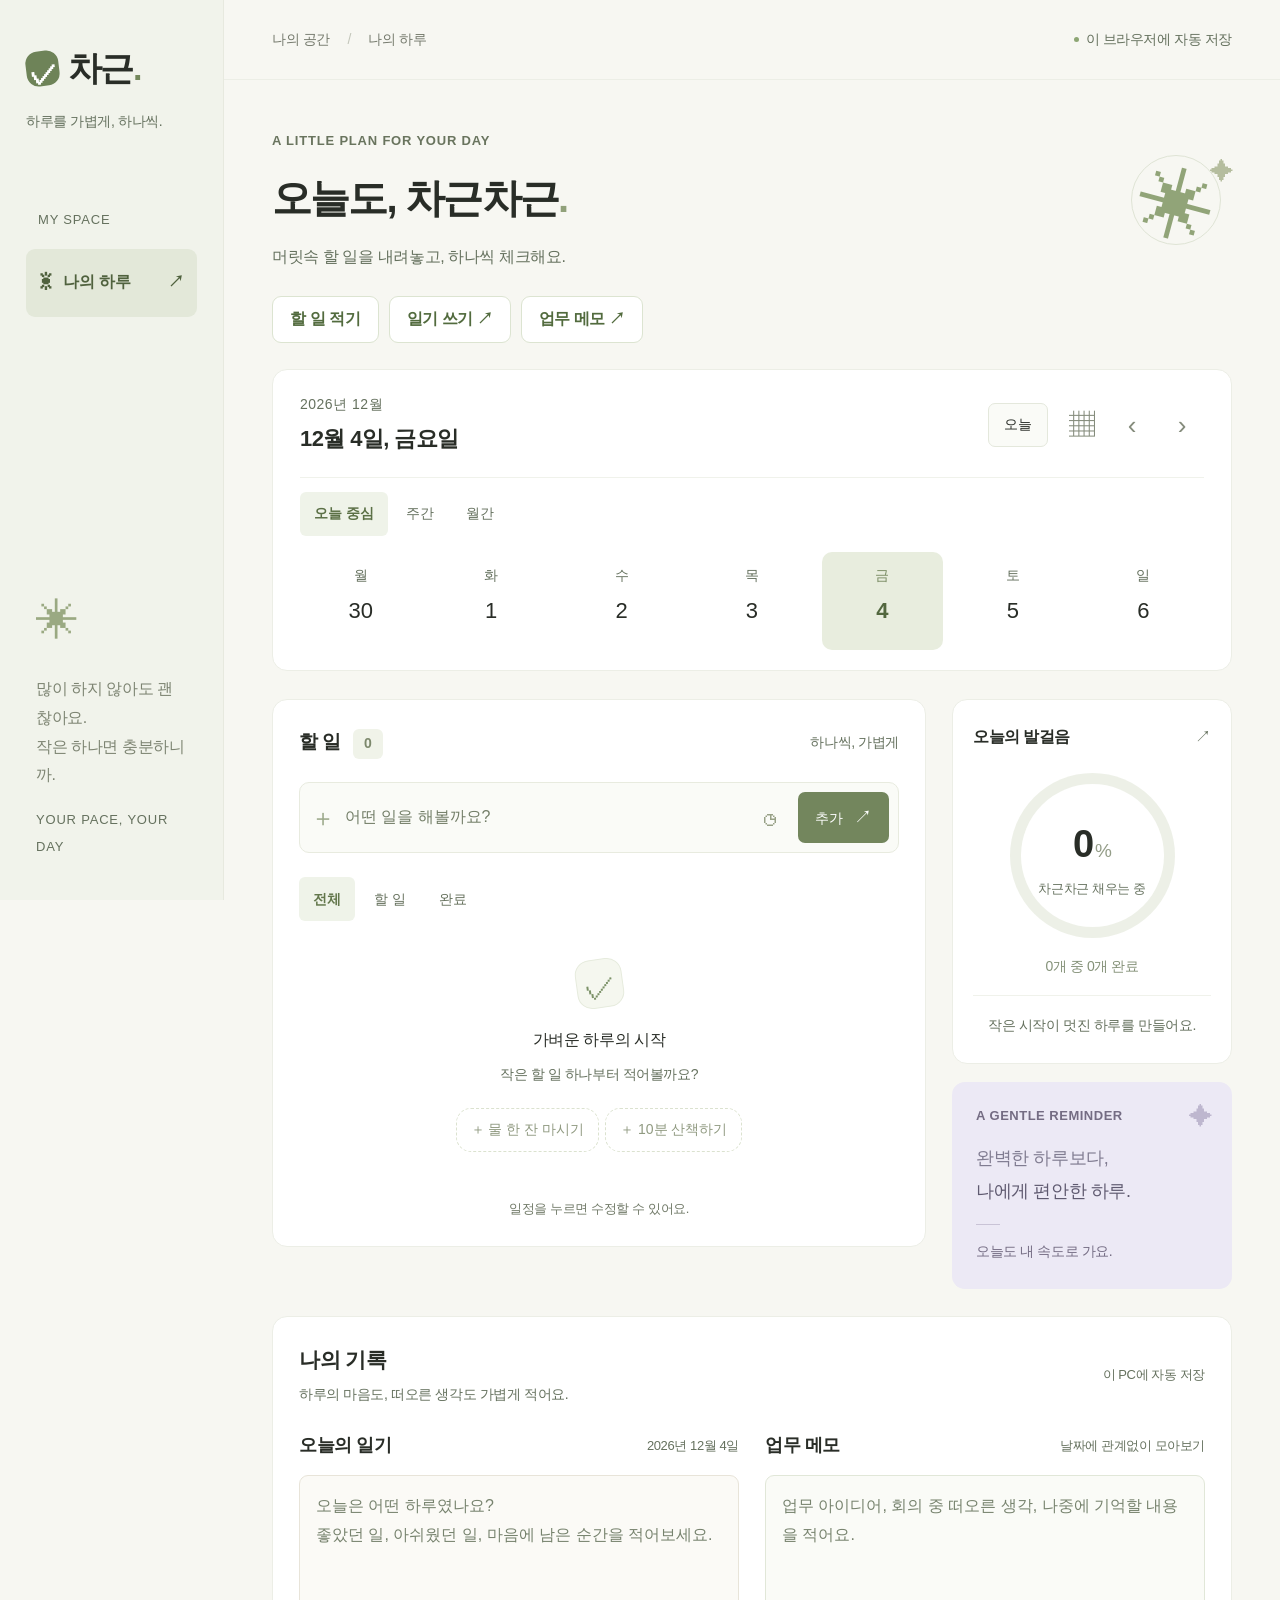
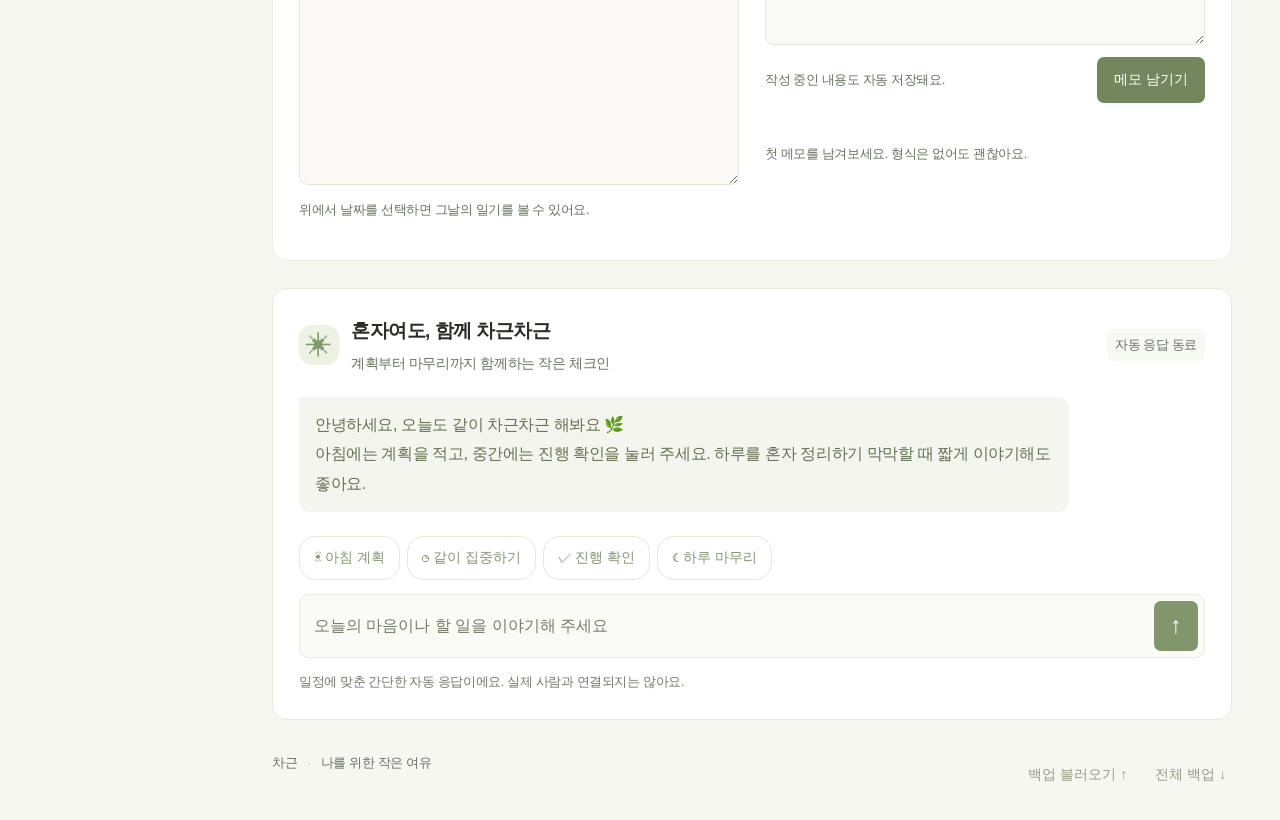
<file: desktop/windows/chageun.html>
<!doctype html>
<html lang="ko">
<head>
<meta charset="utf-8">
<meta name="viewport" content="width=device-width,initial-scale=1">
<meta name="theme-color" content="#f7f7f2">
<title>차근 — 나의 작은 일정</title>
<style>:root{--bg:#f7f7f2;--paper:#fff;--ink:#292d27;--muted:#92958c;--line:#eceee6;--green:#74885c;--green-dark:#4e6638;--lavender:#ece9f5}*{box-sizing:border-box}body{margin:0;background:var(--bg);color:var(--ink);font-family:"Noto Sans CJK KR","Noto Sans KR",-apple-system,BlinkMacSystemFont,"Segoe UI",sans-serif;font-size:16px;letter-spacing:-.4px}button,input{font:inherit}button{cursor:pointer}button,a,input{-webkit-tap-highlight-color:transparent}button{color:inherit}button:focus-visible,a:focus-visible{outline:3px solid #a6b989;outline-offset:3px}input:focus-visible{outline:2px solid #a6b989;outline-offset:2px}button{border:0;background:none}a{color:inherit;text-decoration:none}[hidden]{display:none!important}.app{display:flex;min-height:100vh}.sidebar{width:224px;flex-shrink:0;border-right:1px solid #e7e9df;background:#f1f3eb;padding:40px 26px;display:flex;flex-direction:column;position:fixed;inset:0 auto 0 0}.brand{font-size:34px;font-weight:800;display:flex;align-items:center;gap:9px;letter-spacing:-2px}.brand-mark{font-size:28px;display:grid;place-items:center;background:#6e8358;color:white;border-radius:12px;width:33px;height:35px;transform:rotate(-7deg)}.brand-dot{color:var(--green);margin-left:-8px}.brand-caption{font-size:14px;color:#65715e;margin-top:13px}.side-label{font-size:13px;letter-spacing:1.8px;color:#65715e;margin:61px 12px 18px}.nav-item{display:flex;gap:12px;align-items:center;width:100%;padding:15px 13px;text-align:left;border-radius:9px;background:#e3e8d9;color:#50623e;font-size:16px;font-weight:600}.nav-item>span:first-child{font-size:23px}.nav-arrow{margin-left:auto}.sidebar-bottom{margin-top:auto;padding:22px 10px 1px}.little-flower{font-size:43px;color:#9aa982;margin-bottom:18px}.sidebar-bottom p{font-size:16px;color:#7d8472;line-height:1.9}.sidebar-bottom>span{font-size:13px;letter-spacing:1.5px;color:#65715e}main{margin-left:224px;flex:1;min-width:0}.topbar{height:80px;border-bottom:1px solid var(--line);display:flex;align-items:center;justify-content:space-between;padding:0 48px;font-size:14px}.breadcrumb{color:#74796c}.breadcrumb span{padding:0 14px;color:#c3c6ba}.save-state{display:flex;align-items:center;gap:7px;font-size:14px;color:#65715e}.save-state i{width:5px;height:5px;border-radius:50%;background:#8da674}.content{max-width:1150px;margin:auto;padding:47px 48px 0}.page-heading{display:flex;align-items:center;justify-content:space-between;margin-bottom:34px}.eyebrow{font-size:13px;letter-spacing:2px;color:#69745e;font-weight:600}h1{font-size:40px;letter-spacing:-1.8px;margin:12px 0 12px;font-weight:700}h1>span{color:#91a17a}.page-heading p{color:#65715e;font-size:16px;margin:0}.heading-art{position:relative;width:112px;height:110px;display:grid;place-items:center}.orbit{position:absolute;width:90px;height:90px;border:1px solid #dfe4d5;border-radius:50%}.art-star{color:#91a478;font-size:77px;transform:rotate(15deg)}.tiny-star{position:absolute;color:#b5bd9e;font-size:24px;right:-2px;top:7px}.day-panel{background:#fff;border:1px solid var(--line);border-radius:15px;padding:23px 27px 20px;margin-bottom:28px}.day-heading{display:flex;align-items:center;justify-content:space-between;margin-bottom:20px}.month-label{display:block;font-size:14px;color:#65715e;letter-spacing:.5px;margin-bottom:5px}.date-title{padding:0;font-size:22px;font-weight:700;letter-spacing:-.6px}.date-actions{display:flex;align-items:center;gap:5px}.today-button{font-size:14px;border:1px solid #e4e8dc;background:#fafbf7;border-radius:7px;padding:7px 12px;margin-right:6px}.icon-button{display:grid;place-items:center;width:34px;height:34px;border-radius:7px;font-size:26px;color:#858c7c}.icon-button:hover{background:#f0f3ea}.date-picker{position:relative;overflow:hidden;cursor:pointer}.date-picker input{position:absolute;inset:0;width:100%;height:100%;opacity:0;cursor:pointer}.date-picker input::-webkit-calendar-picker-indicator{position:absolute;inset:0;width:100%;height:100%;cursor:pointer}.date-picker:focus-within{outline:2px solid #a6b989}.week{display:grid;grid-template-columns:repeat(7,1fr);gap:9px}.day{padding:12px 3px 8px;border-radius:10px;display:flex;align-items:center;flex-direction:column;gap:5px;min-height:77px}.day:hover{background:#f6f7f1}.day-name{font-size:14px;color:#65715e}.day-number{font-size:22px;font-weight:500}.day.active{background:#e8edde;color:#52673e}.day.active .day-name{color:#7a8c64}.day-dot{width:4px;height:4px;background:transparent;border-radius:50%}.day.has-tasks .day-dot{background:#9aab7f}.day.is-today .day-number{font-weight:800}.workspace{display:grid;grid-template-columns:minmax(0,1fr) 246px;gap:26px;align-items:start}.task-panel{background:#fff;border:1px solid var(--line);border-radius:15px;padding:26px;min-height:422px}.section-heading{display:flex;align-items:center;justify-content:space-between;margin-bottom:23px}h2{font-size:19px;margin:0;letter-spacing:-.5px}.section-heading h2 span{display:inline-grid;place-items:center;font-size:14px;color:#7c886c;background:#f0f3e9;min-width:21px;height:21px;margin-left:7px;border-radius:6px}.soft-label{color:#65715e;font-size:14px}.add-form{border:1px solid #e8ebdf;background:#fafbf7;border-radius:10px;overflow:hidden}.add-form:focus-within{border-color:#a2b68b}.input-row{display:flex;align-items:center;padding:7px;gap:4px}.input-plus{font-size:24px;color:#9ca98b;padding-left:6px}.input-row input{border:0;background:none;outline:0;min-width:0;flex:1;padding:10px 4px;font-size:16px;color:var(--ink)}input::placeholder{color:#737e68}.add-button{background:#73865d;color:#fff;padding:10px 15px;border-radius:7px;font-size:14px;white-space:nowrap}.add-button:hover{background:#5f7447}.add-button span{margin-left:7px;font-size:16px}.time-toggle{font-size:24px;color:#98a187;width:30px;height:36px}.time-toggle[aria-expanded=true]{color:#4e6638;background:#e8edde;border-radius:5px}.time-row{padding:0 12px 12px;display:flex;align-items:center;gap:8px;font-size:14px;color:#8c9580;flex-wrap:wrap}.time-row input{padding:5px;border:1px solid #e1e6d7;border-radius:4px;background:white}.time-row button{font-size:14px;text-decoration:underline}.list-toolbar{display:flex;justify-content:space-between;align-items:center;margin:24px 0 6px}.filters{display:flex;gap:5px}.filters button{font-size:14px;color:#67725e;padding:6px 10px;border-radius:6px}.filters button.selected{color:#63774c;background:#eff3e9;font-weight:600}#remaining{color:#65715e;font-size:13px}.task-list{list-style:none;padding:0;margin:0}.task-item{display:flex;align-items:center;gap:12px;min-height:68px;border-bottom:1px solid #f0f1eb}.task-check{appearance:none;-webkit-appearance:none;flex-shrink:0;width:21px;height:21px;border:1.5px solid #dce2d1;border-radius:7px;cursor:pointer;margin:0;display:grid;place-items:center}.task-check:checked{background:#83966a;border-color:#83966a}.task-check:checked:after{content:'✓';color:white;font-size:16px}.task-copy{min-width:0;text-align:left;flex:1;padding:13px 0}.task-name{display:block;font-size:16px;overflow-wrap:anywhere;line-height:1.6}.task-time{display:block;font-size:14px;color:#65715e;margin-top:4px;letter-spacing:0}.task-item.done .task-name{text-decoration:line-through;color:#a9aea0}.task-item.done .task-time{opacity:.6}.edit-hint{color:#bcc2b4;font-size:14px;opacity:0}.task-item:hover .edit-hint,.task-copy:focus-visible+.edit-hint{opacity:1}.empty-state{text-align:center;padding:32px 0 26px}.empty-icon{border:1px solid #e6ebdd;background:#f5f7ef;border-radius:15px;transform:rotate(-8deg);width:47px;height:49px;display:grid;place-items:center;font-size:32px;color:#7b9167;margin:0 auto 19px}.empty-state h3{font-weight:500;font-size:16px;margin:0 0 9px}.empty-state p{font-size:14px;color:#65715e;margin:0}.suggestions{display:flex;justify-content:center;gap:6px;flex-wrap:wrap;margin-top:22px}.suggestions button{font-size:14px;color:#909a81;border:1px dashed #dbe2cf;border-radius:15px;padding:7px 11px}.suggestions button:hover{background:#f1f5e9}.list-note{color:#707967;font-size:13px;margin:19px 0 0;text-align:center}.right-column{display:flex;flex-direction:column;gap:18px}.progress-card{background:white;border:1px solid var(--line);border-radius:15px;padding:24px 20px;text-align:center}.progress-top{display:flex;justify-content:space-between;align-items:center;text-align:left}.progress-top h2{font-size:16px}.progress-top>span{color:#65715e}.progress-ring{--progress:0deg;background:conic-gradient(#8fa376 var(--progress),#edf0e7 0);width:137px;height:137px;border-radius:50%;display:grid;place-items:center;margin:23px auto 17px}.progress-ring>div{background:white;border-radius:50%;height:119px;width:119px;display:flex;align-items:center;justify-content:center;flex-direction:column}#percent{font-size:38px;font-weight:600;letter-spacing:-1px}#percent>span{font-size:19px;margin-left:2px;color:#949d88;font-weight:400}.ring-caption{font-size:13px;color:#65715e;margin-top:3px}.progress-count{font-size:14px;color:#849178;margin:0 0 17px}.progress-message{border-top:1px solid #f0f2eb;padding-top:17px;font-size:13px;color:#65715e;line-height:1.8}.note-card{padding:24px;background:var(--lavender);border-radius:13px;position:relative;overflow:hidden}.note-card .eyebrow{color:#746c83;font-size:13px;letter-spacing:1.5px}.note-card p{color:#807c91;font-size:16px;line-height:1.85;margin:16px 0 17px}.note-card strong{font-weight:500;color:#5f5a70}.note-star{position:absolute;right:19px;top:15px;font-size:24px;color:#beb7cf}.note-line{width:24px;border-top:1px solid #c9c3d6;margin-bottom:13px}.note-foot{color:#746c83;font-size:13px}footer{display:flex;justify-content:space-between;color:#65715e;font-size:13px;padding:32px 0 24px}.footer-dot{margin:0 7px;color:#bac1ae}footer button{color:#949d85;font-size:13px}dialog{border:1px solid var(--line);border-radius:17px;padding:27px;width:420px;max-width:calc(100% - 32px);box-shadow:0 20px 80px #26301b20}dialog::backdrop{background:#252d2360;backdrop-filter:blur(3px)}.dialog-heading{display:flex;align-items:center;justify-content:space-between;margin-bottom:22px}dialog label{display:block;color:#8b937f;font-size:14px;margin:0 0 8px}dialog input{width:100%;padding:12px;border:1px solid #e3e8d9;border-radius:8px;background:#fafbf7;min-width:0;font-size:16px;color:var(--ink)}.edit-fields{display:grid;grid-template-columns:1.2fr 1fr;gap:12px;margin-top:20px}.dialog-actions{display:flex;align-items:center;justify-content:space-between;margin-top:28px}.delete-button{color:#b17d70;font-size:14px}.toast{position:fixed;bottom:24px;left:50%;transform:translateX(-50%);z-index:10;background:#35412d;color:#fff;border-radius:10px;padding:14px 18px;box-shadow:0 8px 24px #27331c25;display:flex;align-items:center;gap:20px;font-size:16px;max-width:calc(100% - 32px);width:max-content}.toast button{color:#c2d3ac;text-decoration:underline;font-size:16px}@media(min-width:1500px){.content{padding-top:65px}.page-heading{margin-bottom:43px}.task-panel{min-height:460px}}@media(max-width:1150px){.sidebar{width:180px;padding:35px 19px}main{margin-left:180px}.content{padding:35px 30px 0}.topbar{padding:0 30px}.workspace{grid-template-columns:minmax(0,1fr) 215px;gap:18px}.task-panel{padding:20px}.heading-art{width:90px}h1{font-size:36px}}@media(max-width:900px){.sidebar{width:80px;align-items:center;padding:28px 10px}.brand{font-size:0;gap:0}.brand-dot,.brand-caption,.side-label,.sidebar-bottom,.nav-item{display:none}main{margin-left:80px}.workspace{grid-template-columns:minmax(0,1fr) 210px;gap:16px}.content{padding:32px 24px 0}.topbar{padding:0 24px}.day-panel{padding:21px}.task-panel{padding:19px}}@media(max-width:700px){.app{display:block}.sidebar{position:static;width:100%;height:65px;border:0;background:var(--bg);padding:0 21px;flex-direction:row;justify-content:space-between}.brand{font-size:28px;gap:7px}.brand-dot{display:inline;margin-left:-5px}.brand-mark{width:27px;height:29px;font-size:22px;border-radius:9px}.brand-caption{display:block;font-size:14px;margin:0}main{margin-left:0}.topbar{height:35px;border:0;padding:0 22px;justify-content:flex-end}.breadcrumb{display:none}.save-state{font-size:13px}.content{padding:24px 20px 0}.page-heading{margin-bottom:25px}h1{font-size:34px;margin-top:10px;margin-bottom:10px}.eyebrow{font-size:13px;letter-spacing:1.7px}.page-heading p{font-size:14px}.heading-art{width:56px;height:65px}.orbit{width:52px;height:52px}.art-star{font-size:49px}.tiny-star{font-size:16px;right:-4px;top:0}.day-panel{padding:19px 15px 12px;margin-bottom:19px;border-radius:13px}.date-title{font-size:19px}.month-label{font-size:13px}.day-heading{margin-bottom:15px}.date-actions{gap:0}.icon-button{width:29px;height:32px}.today-button{padding:6px 9px;margin-right:3px}.week{gap:3px}.day{min-height:69px;padding-top:10px}.day-number{font-size:21px}.workspace{display:flex;flex-direction:column;gap:18px}.task-panel{width:100%;padding:21px 17px;min-height:350px}.right-column{width:100%;display:grid;grid-template-columns:1fr 1fr;gap:12px}.progress-card{padding:18px 14px}.progress-top h2{font-size:14px}.progress-ring{width:100px;height:100px;margin:15px auto 12px}.progress-ring>div{width:86px;height:86px}#percent{font-size:32px}.ring-caption{font-size:13px}.progress-count{margin-bottom:12px;font-size:13px}.progress-message{font-size:13px;padding-top:12px}.note-card{padding:22px 17px}.note-card p{font-size:16px;margin-top:29px}.note-card .eyebrow{font-size:13px;letter-spacing:1px}.note-star{right:10px;font-size:23px}.soft-label{font-size:13px}.task-name{font-size:16px}.edit-hint{opacity:1}.add-button{font-size:14px;padding:10px 12px}.add-button span{margin-left:2px}.input-row{gap:0}.time-toggle{width:28px}.input-row input{font-size:19px;padding:10px 4px}footer{font-size:13px;padding-top:24px}.toast{bottom:16px}.date-picker input,dialog input,.time-row input{font-size:19px}}@media(prefers-reduced-motion:no-preference){button{transition:background .15s,color .15s}.progress-ring{transition:background .3s}.task-item{animation:appear .15s ease-out}@keyframes appear{from{opacity:.4;transform:translateY(3px)}to{opacity:1;transform:none}}}
.view-tabs{display:flex;gap:4px;margin:0 0 16px;border-top:1px solid #f0f2eb;padding-top:14px}.view-tabs button{font-size:14px;color:#65715e;padding:7px 12px;border-radius:6px}.view-tabs .selected{background:#eff3e9;color:#5b7046;font-weight:600}.overview{display:grid;grid-template-columns:repeat(7,minmax(0,1fr));gap:5px;margin-top:12px}.overview-cell{min-height:105px;min-width:0;border:1px solid #edf0e7;border-radius:7px;text-align:left;padding:9px 7px;display:flex;flex-direction:column;gap:6px}.overview-cell:hover{background:#f6f8f1}.overview-cell.active{border-color:#a0b687;background:#f1f5e9}.overview-cell.outside{opacity:.45}.overview-date{font-size:14px;font-weight:600}.overview-task{display:block;font-size:13px;color:#828d75;white-space:nowrap;overflow:hidden;text-overflow:ellipsis;width:100%}.overview-task.done{text-decoration:line-through;color:#a4ac9b}.overview-count{font-size:13px;color:#65715e;margin-top:auto}.overview-empty{font-size:13px;color:#707967}.buddy-panel{margin-top:27px;border:1px solid #e5e9dd;border-radius:15px;background:#fff;padding:26px}.buddy-header{display:flex;align-items:center;gap:12px}.buddy-avatar{width:40px;height:40px;flex-shrink:0;background:#eef2e5;border-radius:13px;color:#83996a;display:grid;place-items:center;font-size:26px}.buddy-header h2{font-size:16px}.buddy-header p{font-size:14px;color:#65715e;margin:5px 0 0}.buddy-badge{margin-left:auto;color:#65715e;background:#f7f9f3;border-radius:5px;padding:5px 8px;font-size:13px;white-space:nowrap}.chat{max-height:280px;overflow-y:auto;display:flex;flex-direction:column;gap:12px;padding:22px 0 16px;scroll-behavior:smooth}.chat-message{max-width:85%;background:#f3f5ee;padding:13px 16px;border-radius:0 12px 12px 12px;font-size:16px;line-height:1.9;white-space:pre-wrap;overflow-wrap:anywhere;align-self:flex-start;color:#637252}.chat-message.user{align-self:flex-end;background:#eeebf6;color:#7c708f;border-radius:12px 0 12px 12px}.chat-quick{display:flex;gap:7px;flex-wrap:wrap;margin:8px 0 14px}.chat-quick button{font-size:14px;border:1px solid #e3e9d9;color:#849574;border-radius:16px;padding:7px 12px}.chat-quick button:hover{background:#f0f4e8}#chat-form{display:flex;gap:10px;border:1px solid #e7ebdf;background:#fafbf7;border-radius:9px;padding:6px}#chat-input{flex:1;min-width:0;border:0;background:none;padding:8px;font-size:16px;color:var(--ink)}#chat-form>button{width:33px;border-radius:7px;color:white;background:#82966b;font-size:23px}.buddy-footnote{font-size:13px;color:#707967;margin:12px 0 0}.focus-bar{display:flex;justify-content:space-between;align-items:center;padding:12px 15px;background:#edf2e3;border-radius:8px;font-size:14px;color:#7d8d6b}.focus-bar strong{color:#526c3d;font-variant-numeric:tabular-nums;margin-left:9px}.focus-bar button{font-size:14px;text-decoration:underline}@media(max-width:700px){.overview{gap:3px}.overview-cell{padding:7px 3px;min-height:70px;gap:4px}.overview-date{font-size:14px}.overview-task{font-size:13px}.overview-count{font-size:13px}.overview-empty{display:none}.buddy-panel{padding:20px 16px;margin-top:20px}.buddy-header h2{font-size:16px}.buddy-header p{font-size:13px}.buddy-badge{font-size:13px;padding:4px}.buddy-avatar{width:32px;height:34px;font-size:32px}.buddy-header{gap:8px}.chat-message{max-width:94%;font-size:16px}.chat-quick{gap:5px}.chat-quick button{font-size:13px;padding:7px 9px}#chat-input{font-size:19px}.buddy-footnote{font-size:13px;line-height:1.7}}

/* Comfortable reading sizes and roomier controls. */
body{font-size:16px;line-height:1.65}
.brand-caption,.sidebar-bottom p{line-height:1.8}
.side-label,.sidebar-bottom>span,.eyebrow{letter-spacing:.8px}
.topbar{height:auto;min-height:80px;gap:16px;padding-top:16px;padding-bottom:16px;flex-wrap:wrap}
.page-heading p{line-height:1.8}
.day-heading{flex-wrap:wrap;gap:16px}
.date-actions{flex-shrink:0;gap:6px}
.icon-button{width:44px;height:44px}
.today-button{min-height:44px;padding:8px 15px}
.day{min-height:98px;gap:6px}
.view-tabs button,.filters button,.chat-quick button,.suggestions button{min-height:44px;padding:9px 14px}
.section-heading{gap:12px;flex-wrap:wrap}
.section-heading h2 span{min-width:30px;height:30px}
.input-row{padding:9px;gap:6px}
.input-row input{font-size:16px;padding:12px 4px}
.input-plus{padding-left:2px}
.time-toggle{width:44px;min-width:44px;height:44px}
.add-button{font-size:14px;min-height:46px;padding:11px 17px}
.add-button span{font-size:18px}
.list-toolbar{flex-wrap:wrap;gap:10px}
.task-item{min-height:84px;gap:16px}
.task-name{font-size:18px;line-height:1.7}
.task-time{font-size:14px}
.task-check{width:28px;height:28px;border-radius:8px}
.task-check:checked:after{font-size:18px}
.task-copy{padding:17px 0}
.list-note,.buddy-footnote{font-size:13px;line-height:1.8}
.progress-top h2{font-size:16px}
.progress-ring{width:165px;height:165px}
.progress-ring>div{width:143px;height:143px}
.ring-caption{font-size:13px;padding:0 10px;line-height:1.5;text-align:center}
.progress-message{font-size:14px;line-height:1.8}
.note-card p{font-size:18px;line-height:1.8}
.note-card .eyebrow{font-size:13px;line-height:1.6;display:block;max-width:85%;letter-spacing:.5px}
.note-foot{font-size:14px;line-height:1.8}
.overview-cell{min-height:138px;gap:8px}
.overview-date{font-size:16px}
.overview-task{font-size:14px}
.overview-count,.overview-empty{font-size:13px}
.buddy-header{flex-wrap:wrap}
.buddy-header h2{font-size:19px}
.buddy-header p{font-size:14px}
.buddy-badge{font-size:13px}
.chat{max-height:380px}
.chat-message{font-size:16px;line-height:1.85}
#chat-input{font-size:16px;padding:12px 8px}
#chat-form>button{min-width:44px;min-height:44px}
.focus-bar{font-size:15px;flex-wrap:wrap;gap:12px}
.focus-bar button{min-height:44px;font-size:14px}
footer{font-size:13px;gap:16px;flex-wrap:wrap}
footer button{font-size:14px;min-height:44px}
dialog{width:480px}
dialog label{font-size:14px}
dialog input{font-size:16px}
.delete-button{font-size:14px;min-height:44px}
@media(min-width:901px){.workspace{grid-template-columns:minmax(0,1fr) 280px}}
@media(max-width:1100px) and (min-width:701px){.workspace{grid-template-columns:minmax(0,1fr)}.right-column{display:grid;grid-template-columns:1fr 1fr}}
@media(max-width:700px){
 .sidebar{height:80px;padding:0 18px}.brand{font-size:28px}.brand-caption{font-size:13px}
 .topbar{min-height:40px;padding:5px 18px}.save-state{font-size:13px}
 .content{padding:24px 16px 0}h1{font-size:32px}.page-heading p{font-size:15px}.page-heading{gap:12px;align-items:flex-start}.heading-art{flex-shrink:0;width:42px;margin-top:12px}.eyebrow{font-size:13px}
 .day-panel{padding:20px 13px 14px}.day-heading{gap:12px}.date-title{font-size:21px}.month-label{font-size:14px}.date-actions{margin-left:auto}.week{gap:2px}.day{min-height:86px}.day-name{font-size:14px}.day-number{font-size:21px}
 .task-panel{padding:22px 14px}.soft-label{font-size:13px}.input-row{gap:2px;padding:7px}.input-row input{font-size:16px}.input-plus{display:none}.time-toggle{width:38px;min-width:38px}.add-button{padding:10px 12px}.add-button span{display:none}.task-name{font-size:17px}
 .right-column{grid-template-columns:1fr}.progress-card{padding:24px}.progress-ring{width:165px;height:165px}.progress-ring>div{width:143px;height:143px}#percent{font-size:38px}.progress-count{font-size:15px}.ring-caption{font-size:13px}.progress-message{font-size:14px}
 .note-card{padding:24px}.note-card p{font-size:19px;margin-top:18px}.note-card .eyebrow{font-size:13px}.note-foot{font-size:14px}
 .buddy-panel{padding:22px 14px}.buddy-header h2{font-size:18px}.buddy-header p{font-size:14px}.buddy-badge{font-size:13px;margin-left:44px}.chat-message{font-size:16px}.chat-quick button{font-size:14px;padding:9px 12px}.buddy-footnote{font-size:13px}#chat-input{font-size:16px}
 .overview{gap:2px}.overview-cell{padding:8px 3px;min-height:108px}.overview-date{font-size:14px}.overview-task{font-size:13px}.overview-count{font-size:13px;overflow-wrap:anywhere}
 .edit-fields{grid-template-columns:1fr}footer{font-size:13px}
}
@media(max-width:700px){.heading-art{overflow:hidden}.art-star{font-size:34px}.orbit{width:38px;height:38px}.tiny-star{right:0}}

.backup-actions{display:flex;gap:16px;flex-wrap:wrap;align-items:center}

textarea{font:inherit;color:var(--ink);font-size:16px;line-height:1.8;resize:vertical;max-width:100%}textarea:focus-visible{outline:2px solid #a6b989;outline-offset:2px}textarea::placeholder{color:#77836e}.sr-only{position:absolute;width:1px;height:1px;padding:0;margin:-1px;overflow:hidden;clip:rect(0,0,0,0);white-space:nowrap;border:0}.writing-panel{margin-top:27px;background:#fff;border:1px solid var(--line);border-radius:15px;padding:26px}.writing-heading{display:flex;align-items:center;justify-content:space-between;gap:16px;flex-wrap:wrap;margin-bottom:25px}.writing-heading h2{font-size:21px}.writing-heading p{font-size:14px;color:#65715e;margin:6px 0 0}.writing-status{font-size:13px;color:#65715e}.writing-status.save-error{color:#a34332}.writing-grid{display:grid;grid-template-columns:1fr 1fr;gap:26px}.writing-grid>section{min-width:0}.writing-section-heading{display:flex;align-items:center;justify-content:space-between;gap:12px;flex-wrap:wrap;margin-bottom:14px}.writing-section-heading h3{font-size:18px;margin:0}.writing-section-heading>span{font-size:13px;color:#65715e}.writing-panel textarea{width:100%;padding:16px;border:1px solid #e1e7d8;border-radius:9px;background:#fafbf7;display:block;min-height:170px}.writing-panel #diary-input{min-height:310px;background:#fbfaf6;border-color:#e8e4d9}.writing-hint{font-size:13px;line-height:1.8;color:#65715e}.memo-form-footer{display:flex;justify-content:space-between;align-items:center;gap:12px;flex-wrap:wrap;margin-top:12px}.memo-list{display:flex;flex-direction:column;gap:16px;margin-top:22px;max-height:550px;overflow-y:auto;padding:2px}.memo-card{border:1px solid #e4e9dd;border-radius:10px;padding:14px}.memo-card-heading{display:flex;align-items:center;justify-content:space-between;gap:12px;margin-bottom:8px}.memo-card time{font-size:13px;color:#65715e}.memo-delete{font-size:13px;color:#a36759;min-height:44px;padding:7px 10px}.writing-panel .memo-card textarea{min-height:130px;border:0;background:#fff;padding:6px}.writing-panel textarea:disabled{opacity:.65}#retry-writing{margin-top:18px}@media(max-width:1050px){.writing-grid{grid-template-columns:1fr}}@media(max-width:700px){.writing-panel{padding:22px 14px;margin-top:20px}.writing-heading h2{font-size:20px}.writing-grid{gap:26px}.writing-panel #diary-input{min-height:240px}.writing-panel textarea{font-size:16px}.memo-list{max-height:450px}}

@media(max-width:700px){input,textarea,dialog input,.input-row input,#chat-input,.writing-panel textarea,.date-picker input,.time-row input{font-size:16px}}

.record-shortcuts{display:flex;flex-wrap:wrap;gap:10px;margin:-10px 0 26px}.record-shortcuts a{display:inline-flex;align-items:center;min-height:44px;padding:9px 17px;border:1px solid #dce4d1;border-radius:9px;background:#fff;color:#526b3e;font-size:16px;font-weight:600}.record-shortcuts a:hover{background:#eaf0e1}#task-input,#diary-input,#memo-input{scroll-margin-top:35px}
</style>

</head>
<body>
<div class="app">
<aside class="sidebar">
<a class="brand" href="./" aria-label="차근 홈"><span class="brand-mark">✓</span>차근<span class="brand-dot">.</span></a>
<p class="brand-caption">하루를 가볍게, 하나씩.</p>
<div class="side-label">MY SPACE</div>
<button class="nav-item active" id="home"><span>☀</span> 나의 하루 <span class="nav-arrow">↗</span></button>
<div class="sidebar-bottom"><div class="little-flower" aria-hidden="true">✳</div><p>많이 하지 않아도 괜찮아요.<br>작은 하나면 충분하니까.</p><span>YOUR PACE, YOUR DAY</span></div>
</aside>
<main>
<header class="topbar"><span class="breadcrumb">나의 공간 <span>/</span> 나의 하루</span><span class="save-state" id="save-state"><i></i> 이 브라우저에 자동 저장</span></header>
<div class="content">
<section class="page-heading"><div><span class="eyebrow">A LITTLE PLAN FOR YOUR DAY</span><h1>오늘도, 차근차근<span>.</span></h1><p>머릿속 할 일을 내려놓고, 하나씩 체크해요.</p></div><div class="heading-art" aria-hidden="true"><span class="orbit"></span><span class="art-star">✳</span><span class="tiny-star">✦</span></div></section>
<nav class="record-shortcuts" aria-label="기록 바로가기"><a href="#task-input">할 일 적기</a><a href="#diary-input">일기 쓰기 ↗</a><a href="#memo-input">업무 메모 ↗</a></nav>
<section class="day-panel" aria-label="일정 날짜 선택">
<div class="day-heading"><div><span id="month-label" class="month-label"></span><button class="date-title" id="date-title" title="날짜 선택"></button></div><div class="date-actions"><button id="today" class="today-button">오늘</button><label class="icon-button date-picker" title="달력에서 날짜 선택"><span aria-hidden="true">▦</span><input id="calendar" type="date" aria-label="달력에서 날짜 선택"></label><button class="icon-button" id="prev" aria-label="이전 주">‹</button><button class="icon-button" id="next" aria-label="다음 주">›</button></div></div>
<div class="view-tabs" role="group" aria-label="일정 보기"><button data-view="day" class="selected" aria-pressed="true">오늘 중심</button><button data-view="week" aria-pressed="false">주간</button><button data-view="month" aria-pressed="false">월간</button></div>
<div id="week" class="week"></div><div id="overview" class="overview" hidden></div>
</section>
<div class="workspace">
<section class="task-panel" aria-labelledby="task-heading">
<div class="section-heading"><h2 id="task-heading">할 일 <span id="task-count">0</span></h2><span class="soft-label">하나씩, 가볍게</span></div>
<form id="add-form" class="add-form"><div class="input-row"><span class="input-plus" aria-hidden="true">＋</span><input id="task-input" placeholder="어떤 일을 해볼까요?" maxlength="120" aria-label="새 할 일" autocomplete="off" required><button type="button" id="time-toggle" class="time-toggle" aria-label="시간 선택" aria-expanded="false">◷</button><button class="add-button" type="submit">추가 <span>↗</span></button></div><div class="time-row" id="time-row" hidden><label for="task-time">시간은 선택사항이에요</label><input type="time" id="task-time"><button type="button" id="clear-time">시간 지우기</button></div></form>
<div class="list-toolbar"><div class="filters" role="group" aria-label="할 일 필터"><button data-filter="all" class="selected" aria-pressed="true">전체</button><button data-filter="pending" aria-pressed="false">할 일</button><button data-filter="done" aria-pressed="false">완료</button></div><span id="remaining"></span></div>
<ul id="tasks" class="task-list"></ul>
<div id="empty" class="empty-state"><div class="empty-icon" aria-hidden="true">✓</div><h3 id="empty-title">가벼운 하루의 시작</h3><p id="empty-text">작은 할 일 하나부터 적어볼까요?</p><div class="suggestions" id="suggestions"><button data-suggestion="물 한 잔 마시기">＋ 물 한 잔 마시기</button><button data-suggestion="10분 산책하기">＋ 10분 산책하기</button></div></div>
<p class="list-note">일정을 누르면 수정할 수 있어요.</p>
</section>
<aside class="right-column"><section class="progress-card"><div class="progress-top"><h2>오늘의 발걸음</h2><span aria-hidden="true">↗</span></div><div class="progress-ring" id="progress-ring"><div><strong id="percent">0<span>%</span></strong><span class="ring-caption">차근차근 채우는 중</span></div></div><p class="progress-count" id="progress-count">0개 중 0개 완료</p><div class="progress-message" id="progress-message">작은 시작이 멋진 하루를 만들어요.</div></section><section class="note-card"><span class="note-star" aria-hidden="true">✦</span><span class="eyebrow">A GENTLE REMINDER</span><p>완벽한 하루보다,<br><strong>나에게 편안한 하루.</strong></p><div class="note-line"></div><span class="note-foot">오늘도 내 속도로 가요.</span></section></aside>
</div>
<section class="writing-panel" aria-labelledby="writing-heading">
<div class="writing-heading"><div><h2 id="writing-heading">나의 기록</h2><p>하루의 마음도, 떠오른 생각도 가볍게 적어요.</p></div><span id="writing-status" class="writing-status" role="status">이 PC에 자동 저장</span></div>
<div class="writing-grid"><section class="diary-section" aria-labelledby="diary-heading"><div class="writing-section-heading"><h3 id="diary-heading">오늘의 일기</h3><span id="diary-date"></span></div><label class="sr-only" for="diary-input">선택한 날짜의 일기</label><textarea id="diary-input" maxlength="50000" placeholder="오늘은 어떤 하루였나요?
좋았던 일, 아쉬웠던 일, 마음에 남은 순간을 적어보세요."></textarea><p class="writing-hint">위에서 날짜를 선택하면 그날의 일기를 볼 수 있어요.</p></section>
<section class="memo-section" aria-labelledby="memo-heading"><div class="writing-section-heading"><h3 id="memo-heading">업무 메모</h3><span>날짜에 관계없이 모아보기</span></div><form id="memo-form"><label class="sr-only" for="memo-input">새 업무 메모</label><textarea id="memo-input" maxlength="10000" placeholder="업무 아이디어, 회의 중 떠오른 생각, 나중에 기억할 내용을 적어요."></textarea><div class="memo-form-footer"><span class="writing-hint">작성 중인 내용도 자동 저장돼요.</span><button type="submit" class="add-button">메모 남기기</button></div></form><div id="memo-list" class="memo-list"></div><p id="memo-empty" class="writing-hint">첫 메모를 남겨보세요. 형식은 없어도 괜찮아요.</p></section></div>
<button id="retry-writing" class="today-button" type="button" hidden>저장 다시 시도</button>
</section>
<section class="buddy-panel" aria-labelledby="buddy-heading"><div class="buddy-header"><div class="buddy-avatar" aria-hidden="true">✳</div><div><h2 id="buddy-heading">혼자여도, 함께 차근차근</h2><p>계획부터 마무리까지 함께하는 작은 체크인</p></div><span class="buddy-badge">자동 응답 동료</span></div><div id="chat" class="chat" role="log" aria-label="체크인 대화" aria-live="polite"></div><div class="focus-bar" id="focus-bar" hidden><span>집중 시간 <strong id="focus-clock">15:00</strong></span><button id="focus-stop">집중 마치기</button></div><div class="chat-quick"><button data-checkin="plan">☀ 아침 계획</button><button data-checkin="focus">◷ 같이 집중하기</button><button data-checkin="check">✓ 진행 확인</button><button data-checkin="finish">☾ 하루 마무리</button></div><form id="chat-form"><input id="chat-input" placeholder="오늘의 마음이나 할 일을 이야기해 주세요" aria-label="동료에게 이야기하기" maxlength="300" autocomplete="off" required><button type="submit" aria-label="메시지 보내기">↑</button></form><p class="buddy-footnote">일정에 맞춘 간단한 자동 응답이에요. 실제 사람과 연결되지는 않아요.</p></section>
<footer><span>차근 <span class="footer-dot">·</span> 나를 위한 작은 여유</span><div class="backup-actions"><button id="import" type="button">백업 불러오기 ↑</button><input id="import-file" type="file" accept="application/json,.json" hidden><button id="export" title="할 일, 일기, 업무 메모를 함께 저장">전체 백업 ↓</button></div></footer>
</div>
</main>
</div>
<dialog id="edit-dialog"><form id="edit-form"><div class="dialog-heading"><h2>일정 수정</h2><button type="button" id="close-edit" class="icon-button" aria-label="닫기">×</button></div><label for="edit-title">할 일</label><input id="edit-title" maxlength="120" required><div class="edit-fields"><div><label for="edit-date">날짜</label><input type="date" id="edit-date" required></div><div><label for="edit-time">시간 (선택)</label><input type="time" id="edit-time"></div></div><div class="dialog-actions"><button type="button" id="delete-task" class="delete-button">일정 삭제</button><button type="submit" class="add-button">저장</button></div></form></dialog>
<div id="toast" class="toast" role="status" hidden><span id="toast-text"></span><button id="undo" hidden>되돌리기</button></div>
<script>'use strict';
const $ = id => document.getElementById(id);
const KEY = 'chageun.tasks.v1';
const dateKey = date => `${date.getFullYear()}-${String(date.getMonth()+1).padStart(2,'0')}-${String(date.getDate()).padStart(2,'0')}`;
const parseDate = value => new Date(`${value}T12:00:00`);
const shift = (value, days) => { const date = parseDate(value); date.setDate(date.getDate()+days); return dateKey(date); };
const validDate = value => typeof value === 'string' && /^\d{4}-\d{2}-\d{2}$/.test(value) && !Number.isNaN(+parseDate(value)) && dateKey(parseDate(value)) === value;
const validTime = value => typeof value === 'string' && (value === '' || /^([01]\d|2[0-3]):[0-5]\d$/.test(value));
let tasks = [], selectedDate = dateKey(new Date()), filter = 'all', editingId = null, deleted = null, toastTimer;
let view = 'day';
let storageProblem = false;
try {
 const saved = localStorage.getItem(KEY);
 if (saved) {
  const parsed = JSON.parse(saved);
  if (!Array.isArray(parsed) || parsed.some(t => !t || typeof t.id !== 'string' || typeof t.title !== 'string' || !t.title.trim() || !validDate(t.date) || !validTime(t.time) || typeof t.done !== 'boolean') || new Set(parsed.map(t => t.id)).size !== parsed.length) throw new Error('Invalid saved data');
  tasks = parsed;
 }
} catch { storageProblem = true; }
function notify(message, undo = false) {
 clearTimeout(toastTimer); $('toast-text').textContent = message; $('undo').hidden = !undo; $('toast').hidden = false;
 toastTimer = setTimeout(() => { $('toast').hidden = true; deleted = null; }, undo ? 10000 : 4500);
}
function update(next) {
 if(storageProblem){notify('기존 일정을 읽지 못해 저장을 멈췄어요. 브라우저의 원본 데이터를 먼저 확인해 주세요.');return false;}
 try { localStorage.setItem(KEY, JSON.stringify(next)); }
 catch { $('save-state').textContent = '저장 공간을 사용할 수 없어요'; notify('저장하지 못했어요. 브라우저 저장 공간을 확인해 주세요.'); return false; }
 tasks = next; storageProblem = false; $('save-state').replaceChildren();
 const dot = document.createElement('i'); $('save-state').append(dot, ' 이 브라우저에 자동 저장'); render(); return true;
}
const WRITING_KEY='chageun.writing.v1';
let writing={diary:{},memos:[],draft:''},writingProblem=false,writingDirty=false;
function validWriting(data){
 return data&&typeof data==='object'&&!Array.isArray(data)&&data.diary&&typeof data.diary==='object'&&!Array.isArray(data.diary)&&Object.keys(data.diary).length<=10000&&Object.entries(data.diary).every(([date,text])=>validDate(date)&&typeof text==='string'&&text.length<=50000)&&Array.isArray(data.memos)&&data.memos.length<=1000&&data.memos.every(m=>m&&typeof m.id==='string'&&m.id&&typeof m.text==='string'&&m.text.length<=10000&&typeof m.createdAt==='string'&&!Number.isNaN(Date.parse(m.createdAt)))&&new Set(data.memos.map(m=>m.id)).size===data.memos.length&&typeof data.draft==='string'&&data.draft.length<=10000;
}
function normalizeWriting(data){return{diary:{...data.diary},memos:data.memos.map(m=>({id:m.id,text:m.text,createdAt:m.createdAt})),draft:data.draft};}
try{const raw=localStorage.getItem(WRITING_KEY);if(raw){const parsed=JSON.parse(raw);if(!validWriting(parsed))throw new Error('Invalid writing');writing=normalizeWriting(parsed);}}
catch{writingProblem=true;}
function writingStatus(){
 $('writing-status').textContent=writingProblem?'기존 기록을 읽지 못했어요':writingDirty?'아직 저장하지 못했어요':'이 PC에 자동 저장';
 $('writing-status').classList.toggle('save-error',writingProblem||writingDirty);$('retry-writing').hidden=!writingDirty||writingProblem;
 $('diary-input').disabled=writingProblem;$('memo-input').disabled=writingProblem;$('memo-form').querySelector('button').disabled=writingProblem;
}
function storeWriting(next){
 if(writingProblem){notify('기존 기록을 보호하기 위해 저장을 멈췄어요.');return false;}
 const previousFailure=writingDirty;writing=next;
 try{localStorage.setItem(WRITING_KEY,JSON.stringify(writing));writingDirty=false;writingStatus();return true;}
 catch{writingDirty=true;writingStatus();if(!previousFailure)notify('기록을 저장하지 못했어요. 창을 닫기 전에 전체 백업으로 보관해 주세요.');return false;}
}
function renderWriting(){
 const d=parseDate(selectedDate);$('diary-heading').textContent=selectedDate===dateKey(new Date())?'오늘의 일기':'이날의 일기';$('diary-date').textContent=`${d.getFullYear()}년 ${d.getMonth()+1}월 ${d.getDate()}일`;
 const entry=writing.diary[selectedDate]||'';if($('diary-input').value!==entry)$('diary-input').value=entry;
 if($('memo-input').value!==writing.draft)$('memo-input').value=writing.draft;
 $('memo-list').replaceChildren();$('memo-empty').hidden=writing.memos.length>0;
 for(const memo of [...writing.memos].reverse()){
  const card=document.createElement('article');card.className='memo-card';
  const heading=document.createElement('div');heading.className='memo-card-heading';const time=document.createElement('time');time.dateTime=memo.createdAt;time.textContent=new Date(memo.createdAt).toLocaleString('ko-KR',{month:'short',day:'numeric',hour:'2-digit',minute:'2-digit'});
  const remove=document.createElement('button');remove.type='button';remove.textContent='삭제';remove.className='memo-delete';remove.setAttribute('aria-label','업무 메모 삭제');remove.disabled=writingProblem;
  remove.onclick=()=>{if(window.confirm('이 업무 메모를 삭제할까요?')){storeWriting({...writing,memos:writing.memos.filter(m=>m.id!==memo.id)});renderWriting();}};
  const input=document.createElement('textarea');input.maxLength=10000;input.value=memo.text;input.setAttribute('aria-label','저장한 업무 메모 수정');input.disabled=writingProblem;
  input.oninput=()=>storeWriting({...writing,memos:writing.memos.map(m=>m.id===memo.id?{...m,text:input.value}:m)});
  heading.append(time,remove);card.append(heading,input);$('memo-list').append(card);
 }
 writingStatus();
}
$('diary-input').oninput=()=>{const diary={...writing.diary};if($('diary-input').value)diary[selectedDate]=$('diary-input').value;else delete diary[selectedDate];storeWriting({...writing,diary});};
$('memo-input').oninput=()=>storeWriting({...writing,draft:$('memo-input').value});
$('memo-form').onsubmit=e=>{e.preventDefault();if(writingProblem)return;const text=$('memo-input').value.trim();if(!text){$('memo-input').focus();return;}if(writing.memos.length>=1000){notify('메모가 많아요. 백업 후 오래된 메모를 정리해 주세요.');return;}storeWriting({...writing,draft:'',memos:[...writing.memos,{id:crypto.randomUUID(),text,createdAt:new Date().toISOString()}]});renderWriting();};
$('retry-writing').onclick=()=>storeWriting(writing);
window.addEventListener('beforeunload',e=>{if(writingDirty){e.preventDefault();e.returnValue='';}});
function selectDate(value) { if (!validDate(value)) return; selectedDate = value; filter = 'all'; render(); }
function render() {
 renderWriting();
 const today = dateKey(new Date()), date = parseDate(selectedDate), days = ['일','월','화','수','목','금','토'];
 $('month-label').textContent = `${date.getFullYear()}년 ${date.getMonth()+1}월`;
 $('date-title').textContent = `${date.getMonth()+1}월 ${date.getDate()}일, ${days[date.getDay()]}요일`;
 $('calendar').value = selectedDate;
 const monday = shift(selectedDate, -((date.getDay()+6)%7)); $('week').replaceChildren();
 $('week').hidden=view==='month';
 document.querySelectorAll('[data-view]').forEach(b=>{b.classList.toggle('selected',b.dataset.view===view);b.setAttribute('aria-pressed',String(b.dataset.view===view));});
 renderOverview(monday);
 for (let i=0;i<7;i++) {
  const key = shift(monday,i), d = parseDate(key), button = document.createElement('button');
  button.className = `day${key === selectedDate ? ' active' : ''}${key === today ? ' is-today' : ''}${tasks.some(t=>t.date===key) ? ' has-tasks' : ''}`;
  button.type='button'; button.setAttribute('aria-pressed',String(key===selectedDate)); button.setAttribute('aria-label',`${d.getMonth()+1}월 ${d.getDate()}일 ${days[d.getDay()]}요일${key===today?' 오늘':''}`);
  for (const [className,text] of [['day-name',days[d.getDay()]],['day-number',d.getDate()],['day-dot','']]) { const span=document.createElement('span'); span.className=className; span.textContent=text; button.append(span); }
  button.onclick=()=>selectDate(key); $('week').append(button);
 }
 const daily = tasks.filter(t=>t.date===selectedDate), done = daily.filter(t=>t.done).length;
 $('task-count').textContent=daily.length; $('remaining').textContent=daily.length ? `${daily.length-done}개 남았어요` : '';
 const percent = daily.length ? Math.round(done/daily.length*100) : 0;
 $('percent').replaceChildren(document.createTextNode(percent)); const pct=document.createElement('span'); pct.textContent='%'; $('percent').append(pct);
 $('progress-ring').style.setProperty('--progress',`${percent*3.6}deg`); $('progress-count').textContent=`${daily.length}개 중 ${done}개 완료`;
 document.querySelector('.progress-top h2').textContent=selectedDate===today?'오늘의 발걸음':'이날의 발걸음';
 $('progress-message').textContent=percent===100?'다 해냈어요! 이제 편하게 쉬어도 돼요.':done?'하나씩 해내고 있어요. 잘하고 있어요.':'작은 시작이 멋진 하루를 만들어요.';
 document.querySelector('.ring-caption').textContent=percent===100?'오늘의 계획 완료':'차근차근 채우는 중';
 document.querySelectorAll('[data-filter]').forEach(b=>{b.classList.toggle('selected',b.dataset.filter===filter);b.setAttribute('aria-pressed',String(b.dataset.filter===filter));});
 const visible=daily.filter(t=>filter==='all'||(filter==='done'?t.done:!t.done)).sort((a,b)=>Number(a.done)-Number(b.done)||(a.time||'99:99').localeCompare(b.time||'99:99'));
 $('tasks').replaceChildren();
 for (const task of visible) {
  const li=document.createElement('li'); li.className=`task-item${task.done?' done':''}`;
  const check=document.createElement('input'); check.type='checkbox'; check.className='task-check'; check.checked=task.done; check.setAttribute('aria-label',`${task.title} 완료`);
  check.onchange=()=>{if (!update(tasks.map(t=>t.id===task.id?{...t,done:check.checked}:t)))check.checked=task.done;};
  const copy=document.createElement('button'); copy.className='task-copy'; copy.type='button'; copy.setAttribute('aria-label',`${task.title} 수정`);
  const name=document.createElement('span'); name.className='task-name'; name.textContent=task.title; copy.append(name);
  if(task.time){const time=document.createElement('span');time.className='task-time';time.textContent=`◷ ${task.time}`;copy.append(time);}
  copy.onclick=()=>openEdit(task); const hint=document.createElement('span'); hint.className='edit-hint';hint.textContent='↗';hint.setAttribute('aria-hidden','true');
  li.append(check,copy,hint); $('tasks').append(li);
 }
 $('empty').hidden=visible.length>0;
 $('empty-title').textContent=filter==='done'?'아직 완료한 일이 없어요':filter==='pending'&&daily.length?'오늘 할 일, 모두 끝!':'가벼운 하루의 시작';
 $('empty-text').textContent=filter==='done'?'할 일을 마치면 체크해 주세요.':filter==='pending'&&daily.length?'수고했어요. 잠깐 쉬어가도 좋아요.':'작은 할 일 하나부터 적어볼까요?';
 $('suggestions').hidden=daily.length>0||filter!=='all';
}
function addTask(title) {
 const clean=title.trim(); if(!clean){$('task-input').setCustomValidity('할 일을 적어 주세요.');$('task-input').reportValidity();return;}
 const task={id:crypto.randomUUID(),title:clean.slice(0,120),date:selectedDate,time:$('task-time').value,done:false};
 if(update([...tasks,task])){filter='all';$('task-input').value='';$('task-time').value='';$('time-row').hidden=true;$('time-toggle').setAttribute('aria-expanded','false');render();$('task-input').focus();}
}
function openEdit(task){editingId=task.id;$('edit-title').value=task.title;$('edit-date').value=task.date;$('edit-time').value=task.time;$('edit-dialog').showModal();}
$('add-form').onsubmit=e=>{e.preventDefault();addTask($('task-input').value);};
$('task-input').oninput=()=> $('task-input').setCustomValidity('');
$('time-toggle').onclick=()=>{const open=$('time-row').hidden;$('time-row').hidden=!open;$('time-toggle').setAttribute('aria-expanded',String(open));if(open)$('task-time').focus();};
$('clear-time').onclick=()=>{$('task-time').value='';};
$('today').onclick=$('home').onclick=()=>selectDate(dateKey(new Date()));
$('prev').onclick=()=>navigate(-1);$('next').onclick=()=>navigate(1);
$('calendar').onchange=e=>selectDate(e.target.value);
$('date-title').onclick=()=>{if($('calendar').showPicker)$('calendar').showPicker();else $('calendar').focus();};
for(const b of document.querySelectorAll('[data-filter]'))b.onclick=()=>{filter=b.dataset.filter;render();};
for(const b of document.querySelectorAll('[data-suggestion]'))b.onclick=()=>addTask(b.dataset.suggestion);
$('close-edit').onclick=()=> $('edit-dialog').close();
$('edit-title').oninput=()=> $('edit-title').setCustomValidity('');
$('edit-form').onsubmit=e=>{
 e.preventDefault(); const title=$('edit-title').value.trim(),date=$('edit-date').value;
 if(!title){$('edit-title').setCustomValidity('할 일을 적어 주세요.');$('edit-title').reportValidity();return;}
 if(!validDate(date))return;
 if(update(tasks.map(t=>t.id===editingId?{...t,title,date,time:$('edit-time').value}:t))){selectDate(date);$('edit-dialog').close();notify('일정을 수정했어요.');}
};
$('delete-task').onclick=()=>{
 const task=tasks.find(t=>t.id===editingId),index=tasks.findIndex(t=>t.id===editingId); if(!task)return;
 if(update(tasks.filter(t=>t.id!==editingId))){deleted={task,index};$('edit-dialog').close();notify('일정을 삭제했어요.',true);}
};
$('undo').onclick=()=>{if(!deleted)return;const {task,index}=deleted,next=[...tasks];next.splice(index,0,task);if(update(next)){deleted=null;selectDate(task.date);notify('일정을 되돌렸어요.');}};
$('export').onclick=()=>{
 if(storageProblem||writingProblem){notify('저장된 데이터를 읽지 못했어요. 원본 보존을 위해 백업을 중단했어요.');return;}
 const blob=new Blob([JSON.stringify({app:'차근',version:1,tasks,writing},null,2)],{type:'application/json'}),url=URL.createObjectURL(blob),a=document.createElement('a');a.href=url;a.download=`차근-전체백업-${dateKey(new Date())}.json`;a.click();setTimeout(()=>URL.revokeObjectURL(url),1000);notify('할 일·일기·메모를 백업 파일로 저장했어요.');
};
window.addEventListener('storage',e=>{if(e.key===KEY){try{const data=e.newValue?JSON.parse(e.newValue):[];if(Array.isArray(data)&&data.every(t=>t&&typeof t.id==='string'&&typeof t.title==='string'&&validDate(t.date)&&validTime(t.time)&&typeof t.done==='boolean')){tasks=data;render();}}catch{notify('다른 창의 저장 내용을 읽지 못했어요.');}}});
window.addEventListener('storage',e=>{if(e.key===WRITING_KEY&&!writingDirty){try{const data=e.newValue?JSON.parse(e.newValue):{diary:{},memos:[],draft:''};if(!validWriting(data))throw new Error('Invalid writing');writing=normalizeWriting(data);writingProblem=false;renderWriting();}catch{writingProblem=true;writingStatus();}}});
initializeBuddy();
render();
if(storageProblem){$('save-state').textContent='저장된 일정 확인이 필요해요';notify('저장된 일정을 읽지 못했어요. 새 일정 저장 전 브라우저 데이터를 확인해 주세요.');}

function navigate(direction){
 if(view!=='month'){selectDate(shift(selectedDate,direction*7));return;}
 const d=parseDate(selectedDate),day=d.getDate();d.setDate(1);d.setMonth(d.getMonth()+direction);const end=new Date(d.getFullYear(),d.getMonth()+1,0).getDate();d.setDate(Math.min(day,end));selectDate(dateKey(d));
}
function renderOverview(monday){
 const grid=$('overview');grid.replaceChildren();grid.hidden=view==='day';
 $('prev').setAttribute('aria-label',view==='month'?'이전 달':'이전 주');$('next').setAttribute('aria-label',view==='month'?'다음 달':'다음 주');
 if(view==='day')return;
 const selected=parseDate(selectedDate),first=dateKey(new Date(selected.getFullYear(),selected.getMonth(),1));
 const start=view==='week'?monday:shift(first,-((parseDate(first).getDay()+6)%7));
 if(view==='month')for(const name of ['월','화','수','목','금','토','일']){const heading=document.createElement('span');heading.className='day-name';heading.style.textAlign='center';heading.textContent=name;grid.append(heading);}
 for(let i=0;i<(view==='month'?42:7);i++){
  const key=shift(start,i),d=parseDate(key),list=tasks.filter(t=>t.date===key).sort((a,b)=>(a.time||'99:99').localeCompare(b.time||'99:99'));
  const cell=document.createElement('button');cell.type='button';cell.className='overview-cell'+(key===selectedDate?' active':'')+(d.getMonth()!==selected.getMonth()?' outside':'');
  cell.setAttribute('aria-label',`${d.getMonth()+1}월 ${d.getDate()}일, 일정 ${list.length}개`);cell.setAttribute('aria-pressed',String(key===selectedDate));
  const num=document.createElement('span');num.className='overview-date';num.textContent=view==='week'?`${d.getMonth()+1}/${d.getDate()}`:d.getDate();cell.append(num);
  for(const task of list.slice(0,2)){const text=document.createElement('span');text.className='overview-task'+(task.done?' done':'');text.textContent=(task.done?'✓ ':'')+task.title;cell.append(text);}
  const count=document.createElement('span');count.className=list.length?'overview-count':'overview-empty';count.textContent=list.length?(list.length>2?`+${list.length-2}개 더`:`${list.filter(t=>t.done).length}/${list.length} 완료`):'여유로운 날';cell.append(count);cell.onclick=()=>selectDate(key);grid.append(cell);
 }
}
for(const button of document.querySelectorAll('[data-view]'))button.onclick=()=>{view=button.dataset.view;render();};
let focusDeadline=null,focusTimer=null,awaitingPlan=false;
function say(text,user=false){const message=document.createElement('div');message.className='chat-message'+(user?' user':'');message.textContent=text;$('chat').append(message);while($('chat').children.length>30)$('chat').firstElementChild.remove();$('chat').scrollTop=$('chat').scrollHeight;}
function dailyContext(){const today=dateKey(new Date()),list=tasks.filter(t=>t.date===today);return{list,pending:list.filter(t=>!t.done).sort((a,b)=>(a.time||'99:99').localeCompare(b.time||'99:99')),done:list.filter(t=>t.done).length};}
function checkin(kind){
 const {list,pending,done}=dailyContext();
 if(kind==='plan'){awaitingPlan=!pending.length;selectDate(dateKey(new Date()));say(pending.length?`좋은 아침이에요 ☀ 오늘 할 일이 ${pending.length}개 있네요.\n먼저 “${pending[0].title}”부터 가볍게 시작해 볼까요? 꼭 해내고 싶은 일 하나만 정해도 좋아요.`:'좋은 아침이에요 ☀ 오늘 하루를 같이 시작해요.\n오늘 꼭 하고 싶은 일 하나를 여기 대화창에 적어 주세요. 제가 오늘 일정에 넣어둘게요. 작고 쉬운 일이어도 괜찮아요.');}
 if(kind!=='plan')awaitingPlan=false;
 if(kind==='check')say(list.length?`잠깐 같이 체크해 볼까요? ${list.length}개 중 ${done}개를 해냈어요.\n${pending.length?`다음은 “${pending[0].title}”이에요. 지금 할 수 있는 만큼만 해봐요.`:'오늘 적어둔 일을 모두 마쳤네요. 정말 수고했어요! 잠깐 쉬어가요.'}`:'오늘 할 일을 아직 적지 않았네요. 머릿속에 있는 작은 일 하나만 적어볼까요?');
 if(kind==='finish')say(list.length?`오늘 ${done}개의 일을 마쳤어요. 수고했어요 🌿\n${pending.length?`남은 ${pending.length}개는 일정을 눌러 내일로 옮겨도 괜찮아요. 오늘 잘한 작은 일 하나를 이야기해 줄래요?`:'오늘 계획을 모두 채웠네요! 이제 편하게 쉬어요. 오늘 가장 좋았던 순간은 뭐였나요?'}`:'오늘 기록이 없어도 괜찮아요. 하루를 보낸 것만으로 충분해요. 오늘 좋았던 순간 하나를 이야기해 주세요.');
 if(kind==='focus'){
  if(focusDeadline){say('이미 집중 시간을 함께 보내고 있어요. 한 번에 한 가지면 충분해요.');return;}
  if(!pending.length){say('집중할 일을 위에 하나 적어 주세요. 완료하지 않은 오늘의 일이 있으면 같이 15분을 시작할게요.');return;}
  focusDeadline=Date.now()+15*60*1000;$('focus-bar').hidden=false;say(`좋아요, “${pending[0].title}”에 15분만 집중해 봐요.\n이 시간에는 한 가지만! 끝나면 돌아와서 체크해 주세요. 타이머는 이 페이지를 열어둔 동안 작동해요.`);tickFocus();focusTimer=setInterval(tickFocus,1000);
 }
}
function tickFocus(){if(!focusDeadline)return;const seconds=Math.max(0,Math.ceil((focusDeadline-Date.now())/1000));$('focus-clock').textContent=`${String(Math.floor(seconds/60)).padStart(2,'0')}:${String(seconds%60).padStart(2,'0')}`;if(seconds===0){clearInterval(focusTimer);focusDeadline=null;$('focus-bar').hidden=true;say('15분이 지났어요! 조금이라도 진전이 있었나요? 끝낸 일은 체크하고, 물 한 잔 마시며 쉬어가요.');}}
function initializeBuddy(){say('안녕하세요, 오늘도 같이 차근차근 해봐요 🌿\n아침에는 계획을 적고, 중간에는 진행 확인을 눌러 주세요. 하루를 혼자 정리하기 막막할 때 짧게 이야기해도 좋아요.');}
for(const b of document.querySelectorAll('[data-checkin]'))b.onclick=()=>{say(b.textContent.trim(),true);checkin(b.dataset.checkin);};
$('focus-stop').onclick=()=>{clearInterval(focusTimer);focusDeadline=null;$('focus-bar').hidden=true;say('집중 시간을 마쳤어요. 잠깐이라도 시작한 건 좋은 진전이에요. 마친 일은 체크하고, 아직 남았다면 작은 한 단계만 더 해봐요.');};
$('chat-form').onsubmit=e=>{
 e.preventDefault();const text=$('chat-input').value.trim();if(!text)return;say(text,true);$('chat-input').value='';
 const taskCommand=text.match(/^(?:할\s*일|일정)\s*[:：]\s*(.+)$/);
 if(taskCommand||(awaitingPlan&&!/힘들|피곤|지쳐|못하|어렵|귀찮|불안|아침|계획|집중|체크|마무리/.test(text))){
  const title=(taskCommand?taskCommand[1]:text).trim().slice(0,120);
  if(update([...tasks,{id:crypto.randomUUID(),title,date:dateKey(new Date()),time:'',done:false}])){awaitingPlan=false;selectDate(dateKey(new Date()));say(`좋아요, “${title}”을 오늘 할 일에 적어두었어요. 시작할 준비가 되면 ‘같이 집중하기’를 눌러 주세요.`);}
 }
 else if(/아침|계획|시작|뭐부터/.test(text))checkin('plan');
 else if(/집중|타이머/.test(text))checkin('focus');
 else if(/마무리|퇴근|끝났|잘했/.test(text))checkin('finish');
 else if(/진행|얼마|체크|완료|했어/.test(text))checkin('check');
 else if(/힘들|피곤|지쳐|못하|어렵|귀찮|불안/.test(text))say('오늘 조금 버거운가 봐요. 잠깐 쉬어도 괜찮아요. 물 한 잔 마시고, 할 일을 5분 안에 할 수 있는 작은 단계로 바꿔볼까요? 일정 제목을 누르면 바꿀 수 있어요.');
 else say('이야기해 줘서 고마워요 🌿 복잡한 답을 해주는 동료는 아니지만, 계획과 진행 확인은 함께할 수 있어요. 지금 할 수 있는 작은 일 하나를 정해볼까요? “할 일: 산책하기”처럼 말하면 오늘 일정에 넣어둘게요.');
};

$('import').onclick=()=> $('import-file').click();
$('import-file').onchange=async e=>{
 const file=e.target.files[0];if(!file)return;
 try{
  if(file.size>5*1024*1024)throw new Error('too large');
  const data=JSON.parse(await file.text());
  if(data.app!=='차근'||data.version!==1||!Array.isArray(data.tasks)||data.tasks.length>10000)throw new Error('invalid backup');
  const imported=data.tasks;
  if(imported.some(t=>!t||typeof t.id!=='string'||!t.id||typeof t.title!=='string'||!t.title.trim()||t.title.length>120||!validDate(t.date)||!validTime(t.time)||typeof t.done!=='boolean')||new Set(imported.map(t=>t.id)).size!==imported.length)throw new Error('invalid tasks');
  if(data.writing!==undefined&&!validWriting(data.writing))throw new Error('invalid writing');
  if(storageProblem||writingProblem){notify('현재 저장 데이터에 문제가 있어 원본을 보호하기 위해 복원을 멈췄어요.');return;}
  const incomingWriting=data.writing===undefined?null:normalizeWriting(data.writing);
  if(!imported.length&&(!incomingWriting||(!Object.keys(incomingWriting.diary).length&&!incomingWriting.memos.length&&!incomingWriting.draft))){notify('백업 파일에 기록이 없어요.');return;}
  if(!window.confirm('백업 내용을 불러올까요? 기존의 다른 기록은 유지됩니다. 같은 일정 ID·메모 ID·일기 날짜의 내용은 백업 내용으로 바뀝니다. 백업에 작성 중 메모가 있으면 현재 작성 중 메모도 바뀝니다.'))return;
  const incoming=new Map(imported.map(t=>[t.id,{id:t.id,title:t.title.trim(),date:t.date,time:t.time,done:t.done}])),existing=new Set(tasks.map(t=>t.id));
  const next=tasks.map(t=>incoming.has(t.id)?incoming.get(t.id):t);next.push(...[...incoming.values()].filter(t=>!existing.has(t.id)));
  let nextWriting=writing;
  if(incomingWriting){const memos=new Map(writing.memos.map(m=>[m.id,m]));for(const m of incomingWriting.memos)memos.set(m.id,m);nextWriting={diary:{...writing.diary,...incomingWriting.diary},memos:[...memos.values()],draft:incomingWriting.draft||writing.draft};if(!validWriting(nextWriting))throw new Error('merged writing too large');}
  if(next.length>10000)throw new Error('too many tasks');
  const oldTasks=localStorage.getItem(KEY),oldWriting=localStorage.getItem(WRITING_KEY);
  try{localStorage.setItem(WRITING_KEY,JSON.stringify(nextWriting));localStorage.setItem(KEY,JSON.stringify(next));}
  catch(error){try{if(oldWriting===null)localStorage.removeItem(WRITING_KEY);else localStorage.setItem(WRITING_KEY,oldWriting);if(oldTasks===null)localStorage.removeItem(KEY);else localStorage.setItem(KEY,oldTasks);}catch{notify('복원 중 저장에 실패했어요. 백업 파일을 보관하고 저장 공간을 확인해 주세요.');return;}notify('저장하지 못해 기존 기록으로 되돌렸어요.');return;}
  tasks=next;writing=nextWriting;writingDirty=false;selectDate(dateKey(new Date()));notify('할 일·일기·메모를 불러왔어요.');
 }catch{notify('차근에서 저장한 올바른 백업 파일을 선택해 주세요.');}
 finally{e.target.value='';}
};
</script></body>
</html>
</file>
<file: style.css>
:root{--bg:#f7f7f2;--paper:#fff;--ink:#292d27;--muted:#92958c;--line:#eceee6;--green:#74885c;--green-dark:#4e6638;--lavender:#ece9f5}*{box-sizing:border-box}body{margin:0;background:var(--bg);color:var(--ink);font-family:"Noto Sans CJK KR","Noto Sans KR",-apple-system,BlinkMacSystemFont,"Segoe UI",sans-serif;font-size:16px;letter-spacing:-.4px}button,input{font:inherit}button{cursor:pointer}button,a,input{-webkit-tap-highlight-color:transparent}button{color:inherit}button:focus-visible,a:focus-visible{outline:3px solid #a6b989;outline-offset:3px}input:focus-visible{outline:2px solid #a6b989;outline-offset:2px}button{border:0;background:none}a{color:inherit;text-decoration:none}[hidden]{display:none!important}.app{display:flex;min-height:100vh}.sidebar{width:224px;flex-shrink:0;border-right:1px solid #e7e9df;background:#f1f3eb;padding:40px 26px;display:flex;flex-direction:column;position:fixed;inset:0 auto 0 0}.brand{font-size:34px;font-weight:800;display:flex;align-items:center;gap:9px;letter-spacing:-2px}.brand-mark{font-size:28px;display:grid;place-items:center;background:#6e8358;color:white;border-radius:12px;width:33px;height:35px;transform:rotate(-7deg)}.brand-dot{color:var(--green);margin-left:-8px}.brand-caption{font-size:14px;color:#65715e;margin-top:13px}.side-label{font-size:13px;letter-spacing:1.8px;color:#65715e;margin:61px 12px 18px}.nav-item{display:flex;gap:12px;align-items:center;width:100%;padding:15px 13px;text-align:left;border-radius:9px;background:#e3e8d9;color:#50623e;font-size:16px;font-weight:600}.nav-item>span:first-child{font-size:23px}.nav-arrow{margin-left:auto}.sidebar-bottom{margin-top:auto;padding:22px 10px 1px}.little-flower{font-size:43px;color:#9aa982;margin-bottom:18px}.sidebar-bottom p{font-size:16px;color:#7d8472;line-height:1.9}.sidebar-bottom>span{font-size:13px;letter-spacing:1.5px;color:#65715e}main{margin-left:224px;flex:1;min-width:0}.topbar{height:80px;border-bottom:1px solid var(--line);display:flex;align-items:center;justify-content:space-between;padding:0 48px;font-size:14px}.breadcrumb{color:#74796c}.breadcrumb span{padding:0 14px;color:#c3c6ba}.save-state{display:flex;align-items:center;gap:7px;font-size:14px;color:#65715e}.save-state i{width:5px;height:5px;border-radius:50%;background:#8da674}.content{max-width:1150px;margin:auto;padding:47px 48px 0}.page-heading{display:flex;align-items:center;justify-content:space-between;margin-bottom:34px}.eyebrow{font-size:13px;letter-spacing:2px;color:#69745e;font-weight:600}h1{font-size:40px;letter-spacing:-1.8px;margin:12px 0 12px;font-weight:700}h1>span{color:#91a17a}.page-heading p{color:#65715e;font-size:16px;margin:0}.heading-art{position:relative;width:112px;height:110px;display:grid;place-items:center}.orbit{position:absolute;width:90px;height:90px;border:1px solid #dfe4d5;border-radius:50%}.art-star{color:#91a478;font-size:77px;transform:rotate(15deg)}.tiny-star{position:absolute;color:#b5bd9e;font-size:24px;right:-2px;top:7px}.day-panel{background:#fff;border:1px solid var(--line);border-radius:15px;padding:23px 27px 20px;margin-bottom:28px}.day-heading{display:flex;align-items:center;justify-content:space-between;margin-bottom:20px}.month-label{display:block;font-size:14px;color:#65715e;letter-spacing:.5px;margin-bottom:5px}.date-title{padding:0;font-size:22px;font-weight:700;letter-spacing:-.6px}.date-actions{display:flex;align-items:center;gap:5px}.today-button{font-size:14px;border:1px solid #e4e8dc;background:#fafbf7;border-radius:7px;padding:7px 12px;margin-right:6px}.icon-button{display:grid;place-items:center;width:34px;height:34px;border-radius:7px;font-size:26px;color:#858c7c}.icon-button:hover{background:#f0f3ea}.date-picker{position:relative;overflow:hidden;cursor:pointer}.date-picker input{position:absolute;inset:0;width:100%;height:100%;opacity:0;cursor:pointer}.date-picker input::-webkit-calendar-picker-indicator{position:absolute;inset:0;width:100%;height:100%;cursor:pointer}.date-picker:focus-within{outline:2px solid #a6b989}.week{display:grid;grid-template-columns:repeat(7,1fr);gap:9px}.day{padding:12px 3px 8px;border-radius:10px;display:flex;align-items:center;flex-direction:column;gap:5px;min-height:77px}.day:hover{background:#f6f7f1}.day-name{font-size:14px;color:#65715e}.day-number{font-size:22px;font-weight:500}.day.active{background:#e8edde;color:#52673e}.day.active .day-name{color:#7a8c64}.day-dot{width:4px;height:4px;background:transparent;border-radius:50%}.day.has-tasks .day-dot{background:#9aab7f}.day.is-today .day-number{font-weight:800}.workspace{display:grid;grid-template-columns:minmax(0,1fr) 246px;gap:26px;align-items:start}.task-panel{background:#fff;border:1px solid var(--line);border-radius:15px;padding:26px;min-height:422px}.section-heading{display:flex;align-items:center;justify-content:space-between;margin-bottom:23px}h2{font-size:19px;margin:0;letter-spacing:-.5px}.section-heading h2 span{display:inline-grid;place-items:center;font-size:14px;color:#7c886c;background:#f0f3e9;min-width:21px;height:21px;margin-left:7px;border-radius:6px}.soft-label{color:#65715e;font-size:14px}.add-form{border:1px solid #e8ebdf;background:#fafbf7;border-radius:10px;overflow:hidden}.add-form:focus-within{border-color:#a2b68b}.input-row{display:flex;align-items:center;padding:7px;gap:4px}.input-plus{font-size:24px;color:#9ca98b;padding-left:6px}.input-row input{border:0;background:none;outline:0;min-width:0;flex:1;padding:10px 4px;font-size:16px;color:var(--ink)}input::placeholder{color:#737e68}.add-button{background:#73865d;color:#fff;padding:10px 15px;border-radius:7px;font-size:14px;white-space:nowrap}.add-button:hover{background:#5f7447}.add-button span{margin-left:7px;font-size:16px}.time-toggle{font-size:24px;color:#98a187;width:30px;height:36px}.time-toggle[aria-expanded=true]{color:#4e6638;background:#e8edde;border-radius:5px}.time-row{padding:0 12px 12px;display:flex;align-items:center;gap:8px;font-size:14px;color:#8c9580;flex-wrap:wrap}.time-row input{padding:5px;border:1px solid #e1e6d7;border-radius:4px;background:white}.time-row button{font-size:14px;text-decoration:underline}.list-toolbar{display:flex;justify-content:space-between;align-items:center;margin:24px 0 6px}.filters{display:flex;gap:5px}.filters button{font-size:14px;color:#67725e;padding:6px 10px;border-radius:6px}.filters button.selected{color:#63774c;background:#eff3e9;font-weight:600}#remaining{color:#65715e;font-size:13px}.task-list{list-style:none;padding:0;margin:0}.task-item{display:flex;align-items:center;gap:12px;min-height:68px;border-bottom:1px solid #f0f1eb}.task-check{appearance:none;-webkit-appearance:none;flex-shrink:0;width:21px;height:21px;border:1.5px solid #dce2d1;border-radius:7px;cursor:pointer;margin:0;display:grid;place-items:center}.task-check:checked{background:#83966a;border-color:#83966a}.task-check:checked:after{content:'✓';color:white;font-size:16px}.task-copy{min-width:0;text-align:left;flex:1;padding:13px 0}.task-name{display:block;font-size:16px;overflow-wrap:anywhere;line-height:1.6}.task-time{display:block;font-size:14px;color:#65715e;margin-top:4px;letter-spacing:0}.task-item.done .task-name{text-decoration:line-through;color:#a9aea0}.task-item.done .task-time{opacity:.6}.edit-hint{color:#bcc2b4;font-size:14px;opacity:0}.task-item:hover .edit-hint,.task-copy:focus-visible+.edit-hint{opacity:1}.empty-state{text-align:center;padding:32px 0 26px}.empty-icon{border:1px solid #e6ebdd;background:#f5f7ef;border-radius:15px;transform:rotate(-8deg);width:47px;height:49px;display:grid;place-items:center;font-size:32px;color:#7b9167;margin:0 auto 19px}.empty-state h3{font-weight:500;font-size:16px;margin:0 0 9px}.empty-state p{font-size:14px;color:#65715e;margin:0}.suggestions{display:flex;justify-content:center;gap:6px;flex-wrap:wrap;margin-top:22px}.suggestions button{font-size:14px;color:#909a81;border:1px dashed #dbe2cf;border-radius:15px;padding:7px 11px}.suggestions button:hover{background:#f1f5e9}.list-note{color:#707967;font-size:13px;margin:19px 0 0;text-align:center}.right-column{display:flex;flex-direction:column;gap:18px}.progress-card{background:white;border:1px solid var(--line);border-radius:15px;padding:24px 20px;text-align:center}.progress-top{display:flex;justify-content:space-between;align-items:center;text-align:left}.progress-top h2{font-size:16px}.progress-top>span{color:#65715e}.progress-ring{--progress:0deg;background:conic-gradient(#8fa376 var(--progress),#edf0e7 0);width:137px;height:137px;border-radius:50%;display:grid;place-items:center;margin:23px auto 17px}.progress-ring>div{background:white;border-radius:50%;height:119px;width:119px;display:flex;align-items:center;justify-content:center;flex-direction:column}#percent{font-size:38px;font-weight:600;letter-spacing:-1px}#percent>span{font-size:19px;margin-left:2px;color:#949d88;font-weight:400}.ring-caption{font-size:13px;color:#65715e;margin-top:3px}.progress-count{font-size:14px;color:#849178;margin:0 0 17px}.progress-message{border-top:1px solid #f0f2eb;padding-top:17px;font-size:13px;color:#65715e;line-height:1.8}.note-card{padding:24px;background:var(--lavender);border-radius:13px;position:relative;overflow:hidden}.note-card .eyebrow{color:#746c83;font-size:13px;letter-spacing:1.5px}.note-card p{color:#807c91;font-size:16px;line-height:1.85;margin:16px 0 17px}.note-card strong{font-weight:500;color:#5f5a70}.note-star{position:absolute;right:19px;top:15px;font-size:24px;color:#beb7cf}.note-line{width:24px;border-top:1px solid #c9c3d6;margin-bottom:13px}.note-foot{color:#746c83;font-size:13px}footer{display:flex;justify-content:space-between;color:#65715e;font-size:13px;padding:32px 0 24px}.footer-dot{margin:0 7px;color:#bac1ae}footer button{color:#949d85;font-size:13px}dialog{border:1px solid var(--line);border-radius:17px;padding:27px;width:420px;max-width:calc(100% - 32px);box-shadow:0 20px 80px #26301b20}dialog::backdrop{background:#252d2360;backdrop-filter:blur(3px)}.dialog-heading{display:flex;align-items:center;justify-content:space-between;margin-bottom:22px}dialog label{display:block;color:#8b937f;font-size:14px;margin:0 0 8px}dialog input{width:100%;padding:12px;border:1px solid #e3e8d9;border-radius:8px;background:#fafbf7;min-width:0;font-size:16px;color:var(--ink)}.edit-fields{display:grid;grid-template-columns:1.2fr 1fr;gap:12px;margin-top:20px}.dialog-actions{display:flex;align-items:center;justify-content:space-between;margin-top:28px}.delete-button{color:#b17d70;font-size:14px}.toast{position:fixed;bottom:24px;left:50%;transform:translateX(-50%);z-index:10;background:#35412d;color:#fff;border-radius:10px;padding:14px 18px;box-shadow:0 8px 24px #27331c25;display:flex;align-items:center;gap:20px;font-size:16px;max-width:calc(100% - 32px);width:max-content}.toast button{color:#c2d3ac;text-decoration:underline;font-size:16px}@media(min-width:1500px){.content{padding-top:65px}.page-heading{margin-bottom:43px}.task-panel{min-height:460px}}@media(max-width:1150px){.sidebar{width:180px;padding:35px 19px}main{margin-left:180px}.content{padding:35px 30px 0}.topbar{padding:0 30px}.workspace{grid-template-columns:minmax(0,1fr) 215px;gap:18px}.task-panel{padding:20px}.heading-art{width:90px}h1{font-size:36px}}@media(max-width:900px){.sidebar{width:80px;align-items:center;padding:28px 10px}.brand{font-size:0;gap:0}.brand-dot,.brand-caption,.side-label,.sidebar-bottom,.nav-item{display:none}main{margin-left:80px}.workspace{grid-template-columns:minmax(0,1fr) 210px;gap:16px}.content{padding:32px 24px 0}.topbar{padding:0 24px}.day-panel{padding:21px}.task-panel{padding:19px}}@media(max-width:700px){.app{display:block}.sidebar{position:static;width:100%;height:65px;border:0;background:var(--bg);padding:0 21px;flex-direction:row;justify-content:space-between}.brand{font-size:28px;gap:7px}.brand-dot{display:inline;margin-left:-5px}.brand-mark{width:27px;height:29px;font-size:22px;border-radius:9px}.brand-caption{display:block;font-size:14px;margin:0}main{margin-left:0}.topbar{height:35px;border:0;padding:0 22px;justify-content:flex-end}.breadcrumb{display:none}.save-state{font-size:13px}.content{padding:24px 20px 0}.page-heading{margin-bottom:25px}h1{font-size:34px;margin-top:10px;margin-bottom:10px}.eyebrow{font-size:13px;letter-spacing:1.7px}.page-heading p{font-size:14px}.heading-art{width:56px;height:65px}.orbit{width:52px;height:52px}.art-star{font-size:49px}.tiny-star{font-size:16px;right:-4px;top:0}.day-panel{padding:19px 15px 12px;margin-bottom:19px;border-radius:13px}.date-title{font-size:19px}.month-label{font-size:13px}.day-heading{margin-bottom:15px}.date-actions{gap:0}.icon-button{width:29px;height:32px}.today-button{padding:6px 9px;margin-right:3px}.week{gap:3px}.day{min-height:69px;padding-top:10px}.day-number{font-size:21px}.workspace{display:flex;flex-direction:column;gap:18px}.task-panel{width:100%;padding:21px 17px;min-height:350px}.right-column{width:100%;display:grid;grid-template-columns:1fr 1fr;gap:12px}.progress-card{padding:18px 14px}.progress-top h2{font-size:14px}.progress-ring{width:100px;height:100px;margin:15px auto 12px}.progress-ring>div{width:86px;height:86px}#percent{font-size:32px}.ring-caption{font-size:13px}.progress-count{margin-bottom:12px;font-size:13px}.progress-message{font-size:13px;padding-top:12px}.note-card{padding:22px 17px}.note-card p{font-size:16px;margin-top:29px}.note-card .eyebrow{font-size:13px;letter-spacing:1px}.note-star{right:10px;font-size:23px}.soft-label{font-size:13px}.task-name{font-size:16px}.edit-hint{opacity:1}.add-button{font-size:14px;padding:10px 12px}.add-button span{margin-left:2px}.input-row{gap:0}.time-toggle{width:28px}.input-row input{font-size:19px;padding:10px 4px}footer{font-size:13px;padding-top:24px}.toast{bottom:16px}.date-picker input,dialog input,.time-row input{font-size:19px}}@media(prefers-reduced-motion:no-preference){button{transition:background .15s,color .15s}.progress-ring{transition:background .3s}.task-item{animation:appear .15s ease-out}@keyframes appear{from{opacity:.4;transform:translateY(3px)}to{opacity:1;transform:none}}}
.view-tabs{display:flex;gap:4px;margin:0 0 16px;border-top:1px solid #f0f2eb;padding-top:14px}.view-tabs button{font-size:14px;color:#65715e;padding:7px 12px;border-radius:6px}.view-tabs .selected{background:#eff3e9;color:#5b7046;font-weight:600}.overview{display:grid;grid-template-columns:repeat(7,minmax(0,1fr));gap:5px;margin-top:12px}.overview-cell{min-height:105px;min-width:0;border:1px solid #edf0e7;border-radius:7px;text-align:left;padding:9px 7px;display:flex;flex-direction:column;gap:6px}.overview-cell:hover{background:#f6f8f1}.overview-cell.active{border-color:#a0b687;background:#f1f5e9}.overview-cell.outside{opacity:.45}.overview-date{font-size:14px;font-weight:600}.overview-task{display:block;font-size:13px;color:#828d75;white-space:nowrap;overflow:hidden;text-overflow:ellipsis;width:100%}.overview-task.done{text-decoration:line-through;color:#a4ac9b}.overview-count{font-size:13px;color:#65715e;margin-top:auto}.overview-empty{font-size:13px;color:#707967}.buddy-panel{margin-top:27px;border:1px solid #e5e9dd;border-radius:15px;background:#fff;padding:26px}.buddy-header{display:flex;align-items:center;gap:12px}.buddy-avatar{width:40px;height:40px;flex-shrink:0;background:#eef2e5;border-radius:13px;color:#83996a;display:grid;place-items:center;font-size:26px}.buddy-header h2{font-size:16px}.buddy-header p{font-size:14px;color:#65715e;margin:5px 0 0}.buddy-badge{margin-left:auto;color:#65715e;background:#f7f9f3;border-radius:5px;padding:5px 8px;font-size:13px;white-space:nowrap}.chat{max-height:280px;overflow-y:auto;display:flex;flex-direction:column;gap:12px;padding:22px 0 16px;scroll-behavior:smooth}.chat-message{max-width:85%;background:#f3f5ee;padding:13px 16px;border-radius:0 12px 12px 12px;font-size:16px;line-height:1.9;white-space:pre-wrap;overflow-wrap:anywhere;align-self:flex-start;color:#637252}.chat-message.user{align-self:flex-end;background:#eeebf6;color:#7c708f;border-radius:12px 0 12px 12px}.chat-quick{display:flex;gap:7px;flex-wrap:wrap;margin:8px 0 14px}.chat-quick button{font-size:14px;border:1px solid #e3e9d9;color:#849574;border-radius:16px;padding:7px 12px}.chat-quick button:hover{background:#f0f4e8}#chat-form{display:flex;gap:10px;border:1px solid #e7ebdf;background:#fafbf7;border-radius:9px;padding:6px}#chat-input{flex:1;min-width:0;border:0;background:none;padding:8px;font-size:16px;color:var(--ink)}#chat-form>button{width:33px;border-radius:7px;color:white;background:#82966b;font-size:23px}.buddy-footnote{font-size:13px;color:#707967;margin:12px 0 0}.focus-bar{display:flex;justify-content:space-between;align-items:center;padding:12px 15px;background:#edf2e3;border-radius:8px;font-size:14px;color:#7d8d6b}.focus-bar strong{color:#526c3d;font-variant-numeric:tabular-nums;margin-left:9px}.focus-bar button{font-size:14px;text-decoration:underline}@media(max-width:700px){.overview{gap:3px}.overview-cell{padding:7px 3px;min-height:70px;gap:4px}.overview-date{font-size:14px}.overview-task{font-size:13px}.overview-count{font-size:13px}.overview-empty{display:none}.buddy-panel{padding:20px 16px;margin-top:20px}.buddy-header h2{font-size:16px}.buddy-header p{font-size:13px}.buddy-badge{font-size:13px;padding:4px}.buddy-avatar{width:32px;height:34px;font-size:32px}.buddy-header{gap:8px}.chat-message{max-width:94%;font-size:16px}.chat-quick{gap:5px}.chat-quick button{font-size:13px;padding:7px 9px}#chat-input{font-size:19px}.buddy-footnote{font-size:13px;line-height:1.7}}

/* Comfortable reading sizes and roomier controls. */
body{font-size:16px;line-height:1.65}
.brand-caption,.sidebar-bottom p{line-height:1.8}
.side-label,.sidebar-bottom>span,.eyebrow{letter-spacing:.8px}
.topbar{height:auto;min-height:80px;gap:16px;padding-top:16px;padding-bottom:16px;flex-wrap:wrap}
.page-heading p{line-height:1.8}
.day-heading{flex-wrap:wrap;gap:16px}
.date-actions{flex-shrink:0;gap:6px}
.icon-button{width:44px;height:44px}
.today-button{min-height:44px;padding:8px 15px}
.day{min-height:98px;gap:6px}
.view-tabs button,.filters button,.chat-quick button,.suggestions button{min-height:44px;padding:9px 14px}
.section-heading{gap:12px;flex-wrap:wrap}
.section-heading h2 span{min-width:30px;height:30px}
.input-row{padding:9px;gap:6px}
.input-row input{font-size:16px;padding:12px 4px}
.input-plus{padding-left:2px}
.time-toggle{width:44px;min-width:44px;height:44px}
.add-button{font-size:14px;min-height:46px;padding:11px 17px}
.add-button span{font-size:18px}
.list-toolbar{flex-wrap:wrap;gap:10px}
.task-item{min-height:84px;gap:16px}
.task-name{font-size:18px;line-height:1.7}
.task-time{font-size:14px}
.task-check{width:28px;height:28px;border-radius:8px}
.task-check:checked:after{font-size:18px}
.task-copy{padding:17px 0}
.list-note,.buddy-footnote{font-size:13px;line-height:1.8}
.progress-top h2{font-size:16px}
.progress-ring{width:165px;height:165px}
.progress-ring>div{width:143px;height:143px}
.ring-caption{font-size:13px;padding:0 10px;line-height:1.5;text-align:center}
.progress-message{font-size:14px;line-height:1.8}
.note-card p{font-size:18px;line-height:1.8}
.note-card .eyebrow{font-size:13px;line-height:1.6;display:block;max-width:85%;letter-spacing:.5px}
.note-foot{font-size:14px;line-height:1.8}
.overview-cell{min-height:138px;gap:8px}
.overview-date{font-size:16px}
.overview-task{font-size:14px}
.overview-count,.overview-empty{font-size:13px}
.buddy-header{flex-wrap:wrap}
.buddy-header h2{font-size:19px}
.buddy-header p{font-size:14px}
.buddy-badge{font-size:13px}
.chat{max-height:380px}
.chat-message{font-size:16px;line-height:1.85}
#chat-input{font-size:16px;padding:12px 8px}
#chat-form>button{min-width:44px;min-height:44px}
.focus-bar{font-size:15px;flex-wrap:wrap;gap:12px}
.focus-bar button{min-height:44px;font-size:14px}
footer{font-size:13px;gap:16px;flex-wrap:wrap}
footer button{font-size:14px;min-height:44px}
dialog{width:480px}
dialog label{font-size:14px}
dialog input{font-size:16px}
.delete-button{font-size:14px;min-height:44px}
@media(min-width:901px){.workspace{grid-template-columns:minmax(0,1fr) 280px}}
@media(max-width:1100px) and (min-width:701px){.workspace{grid-template-columns:minmax(0,1fr)}.right-column{display:grid;grid-template-columns:1fr 1fr}}
@media(max-width:700px){
 .sidebar{height:80px;padding:0 18px}.brand{font-size:28px}.brand-caption{font-size:13px}
 .topbar{min-height:40px;padding:5px 18px}.save-state{font-size:13px}
 .content{padding:24px 16px 0}h1{font-size:32px}.page-heading p{font-size:15px}.page-heading{gap:12px;align-items:flex-start}.heading-art{flex-shrink:0;width:42px;margin-top:12px}.eyebrow{font-size:13px}
 .day-panel{padding:20px 13px 14px}.day-heading{gap:12px}.date-title{font-size:21px}.month-label{font-size:14px}.date-actions{margin-left:auto}.week{gap:2px}.day{min-height:86px}.day-name{font-size:14px}.day-number{font-size:21px}
 .task-panel{padding:22px 14px}.soft-label{font-size:13px}.input-row{gap:2px;padding:7px}.input-row input{font-size:16px}.input-plus{display:none}.time-toggle{width:38px;min-width:38px}.add-button{padding:10px 12px}.add-button span{display:none}.task-name{font-size:17px}
 .right-column{grid-template-columns:1fr}.progress-card{padding:24px}.progress-ring{width:165px;height:165px}.progress-ring>div{width:143px;height:143px}#percent{font-size:38px}.progress-count{font-size:15px}.ring-caption{font-size:13px}.progress-message{font-size:14px}
 .note-card{padding:24px}.note-card p{font-size:19px;margin-top:18px}.note-card .eyebrow{font-size:13px}.note-foot{font-size:14px}
 .buddy-panel{padding:22px 14px}.buddy-header h2{font-size:18px}.buddy-header p{font-size:14px}.buddy-badge{font-size:13px;margin-left:44px}.chat-message{font-size:16px}.chat-quick button{font-size:14px;padding:9px 12px}.buddy-footnote{font-size:13px}#chat-input{font-size:16px}
 .overview{gap:2px}.overview-cell{padding:8px 3px;min-height:108px}.overview-date{font-size:14px}.overview-task{font-size:13px}.overview-count{font-size:13px;overflow-wrap:anywhere}
 .edit-fields{grid-template-columns:1fr}footer{font-size:13px}
}
@media(max-width:700px){.heading-art{overflow:hidden}.art-star{font-size:34px}.orbit{width:38px;height:38px}.tiny-star{right:0}}

.backup-actions{display:flex;gap:16px;flex-wrap:wrap;align-items:center}

textarea{font:inherit;color:var(--ink);font-size:16px;line-height:1.8;resize:vertical;max-width:100%}textarea:focus-visible{outline:2px solid #a6b989;outline-offset:2px}textarea::placeholder{color:#77836e}.sr-only{position:absolute;width:1px;height:1px;padding:0;margin:-1px;overflow:hidden;clip:rect(0,0,0,0);white-space:nowrap;border:0}.writing-panel{margin-top:27px;background:#fff;border:1px solid var(--line);border-radius:15px;padding:26px}.writing-heading{display:flex;align-items:center;justify-content:space-between;gap:16px;flex-wrap:wrap;margin-bottom:25px}.writing-heading h2{font-size:21px}.writing-heading p{font-size:14px;color:#65715e;margin:6px 0 0}.writing-status{font-size:13px;color:#65715e}.writing-status.save-error{color:#a34332}.writing-grid{display:grid;grid-template-columns:1fr 1fr;gap:26px}.writing-grid>section{min-width:0}.writing-section-heading{display:flex;align-items:center;justify-content:space-between;gap:12px;flex-wrap:wrap;margin-bottom:14px}.writing-section-heading h3{font-size:18px;margin:0}.writing-section-heading>span{font-size:13px;color:#65715e}.writing-panel textarea{width:100%;padding:16px;border:1px solid #e1e7d8;border-radius:9px;background:#fafbf7;display:block;min-height:170px}.writing-panel #diary-input{min-height:310px;background:#fbfaf6;border-color:#e8e4d9}.writing-hint{font-size:13px;line-height:1.8;color:#65715e}.memo-form-footer{display:flex;justify-content:space-between;align-items:center;gap:12px;flex-wrap:wrap;margin-top:12px}.memo-list{display:flex;flex-direction:column;gap:16px;margin-top:22px;max-height:550px;overflow-y:auto;padding:2px}.memo-card{border:1px solid #e4e9dd;border-radius:10px;padding:14px}.memo-card-heading{display:flex;align-items:center;justify-content:space-between;gap:12px;margin-bottom:8px}.memo-card time{font-size:13px;color:#65715e}.memo-delete{font-size:13px;color:#a36759;min-height:44px;padding:7px 10px}.writing-panel .memo-card textarea{min-height:130px;border:0;background:#fff;padding:6px}.writing-panel textarea:disabled{opacity:.65}#retry-writing{margin-top:18px}@media(max-width:1050px){.writing-grid{grid-template-columns:1fr}}@media(max-width:700px){.writing-panel{padding:22px 14px;margin-top:20px}.writing-heading h2{font-size:20px}.writing-grid{gap:26px}.writing-panel #diary-input{min-height:240px}.writing-panel textarea{font-size:16px}.memo-list{max-height:450px}}

@media(max-width:700px){input,textarea,dialog input,.input-row input,#chat-input,.writing-panel textarea,.date-picker input,.time-row input{font-size:16px}}
</file>
